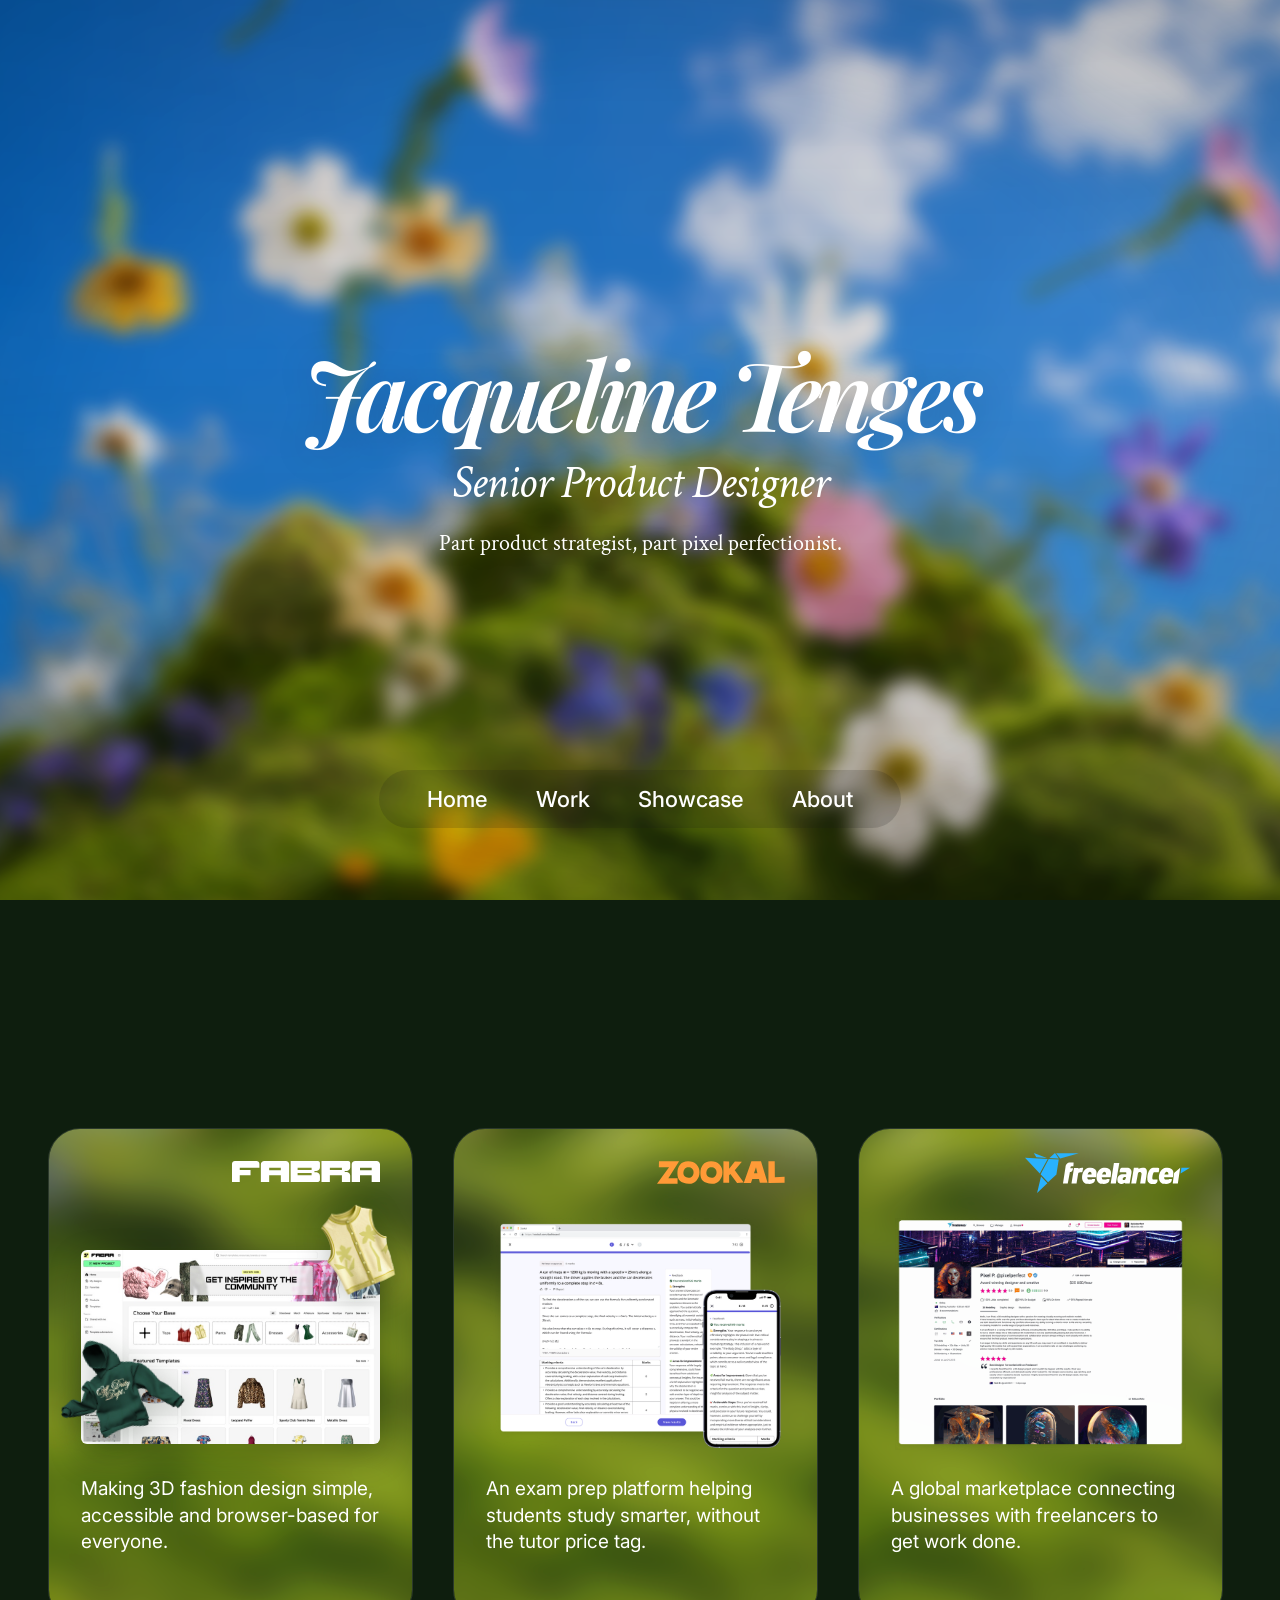
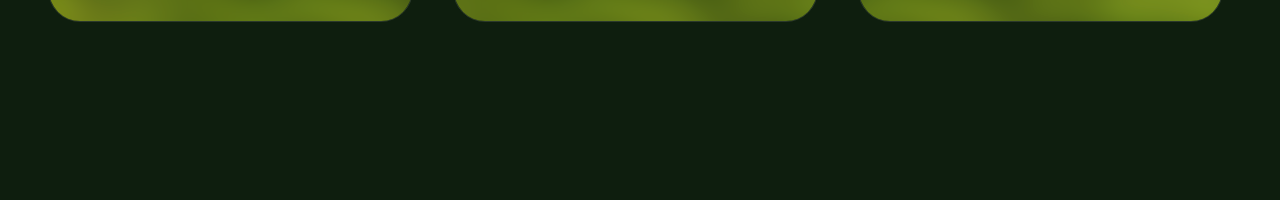
<file: index.html>
<!DOCTYPE html>
<html lang="en">
<head>
  <meta charset="UTF-8" />
  <meta name="viewport" content="width=device-width, initial-scale=1.0, shrink-to-fit=no" />
  <title>Jacqueline Tenges — Senior Product Designer</title>
  <meta name="description" content="Jacqueline Tenges is a senior product designer based in Sydney, designing end-to-end: product UX, brand, marketing and the words in between." />
  <meta property="og:title" content="Jacqueline Tenges — Senior Product Designer" />
  <meta property="og:description" content="Senior product designer based in Sydney. Product UX, brand, marketing and the words in between." />
  <meta property="og:image" content="assets/meadow.jpg" />
  <link rel="icon" href="data:image/svg+xml,<svg xmlns='http://www.w3.org/2000/svg' viewBox='0 0 100 100'><text y='.9em' font-size='90'>🌼</text></svg>" />
  <link rel="preconnect" href="https://fonts.googleapis.com" />
  <link rel="preconnect" href="https://fonts.gstatic.com" crossorigin />
  <link href="https://fonts.googleapis.com/css2?family=Playfair+Display:ital,wght@0,400;0,500;1,500;1,600&family=Crimson+Text:ital@0;1&family=Inter:wght@400;500;600;700;800&family=Roboto:wght@500&display=swap" rel="stylesheet" />
  <link rel="stylesheet" href="css/style.css?v=96" />
</head>
<body data-page="home">

  <div class="bg bg-hero" id="bgHero">
    <img src="assets/meadow.jpg" alt="" aria-hidden="true" />
  </div>
  <div class="bg bg-moss" id="bgMoss" aria-hidden="true">
    <img src="assets/moss.jpg" alt="" />
  </div>

  <section class="hero" id="top">
    <div class="hero-copy" id="heroCopy">
      <h1 class="rise" style="animation-delay:.15s">Jacqueline Tenges</h1>
      <p class="hero-sub rise" style="animation-delay:.4s">Senior Product Designer</p>
      <p class="hero-tag rise" style="animation-delay:.55s">Part product strategist, part pixel perfectionist.</p>
    </div>
  </section>

  <section class="work-main" id="work" aria-label="Selected work">
    <a class="project-card reveal" style="--d:.05s" href="case-fabra.html">
      <img class="card-logo card-logo--fabra" src="assets/fabra-logo.svg" alt="Fabra" />
      <div class="card-visual" aria-hidden="true">
        <img class="cv-shot" src="assets/fabra-app.jpg" alt="" />
        <img class="cv-vest" src="assets/vest.png" alt="" />
        <img class="cv-hoodie" src="assets/hoodie.png" alt="" />
      </div>
      <div>
        <p class="card-desc">Making 3D fashion design simple, accessible and browser-based for everyone.</p>
        <p class="card-cta">Read case study →</p>
      </div>
    </a>

    <a class="project-card reveal" style="--d:.2s" href="case-zookal.html">
      <img class="card-logo card-logo--zookal" src="assets/zookal-logo.svg" alt="Zookal" />
      <div class="card-visual card-visual--zookal" aria-hidden="true">
        <img class="cv-shot" src="assets/exam-prep-thumbnail.png" alt="" />
      </div>
      <div>
        <p class="card-desc">An exam prep platform helping students study smarter, without the tutor price tag.</p>
        <p class="card-cta">Read case study →</p>
      </div>
    </a>

    <a class="project-card reveal" style="--d:.35s" href="case-freelancer.html">
      <img class="card-logo card-logo--freelancer" src="assets/freelancer-logo.svg" alt="Freelancer.com" />
      <div class="card-visual card-visual--freelancer" aria-hidden="true">
        <img class="cv-shot" src="assets/fl-profile-card.png" alt="" />
      </div>
      <div>
        <p class="card-desc">A global marketplace connecting businesses with freelancers to get work done.</p>
        <p class="card-cta">Read case study →</p>
      </div>
    </a>
  </section>

  <nav class="pill-nav pill-nav--hero rise" style="animation-delay:.7s" id="mainNav" aria-label="Main navigation">
    <a href="#top" id="navHome">Home</a>
    <a href="#work" id="navWork">Work</a>
    <a href="showcase.html" id="navShowcase">Showcase</a>
    <a href="about.html" id="navAbout">About</a>
  </nav>

  <div class="page-veil page-veil--sky" aria-hidden="true"><img src="assets/sky.jpg" alt="" /></div>
  <div class="page-veil page-veil--night" aria-hidden="true"></div>

  <script src="js/main.js?v=96"></script>
</body>
</html>
</file>
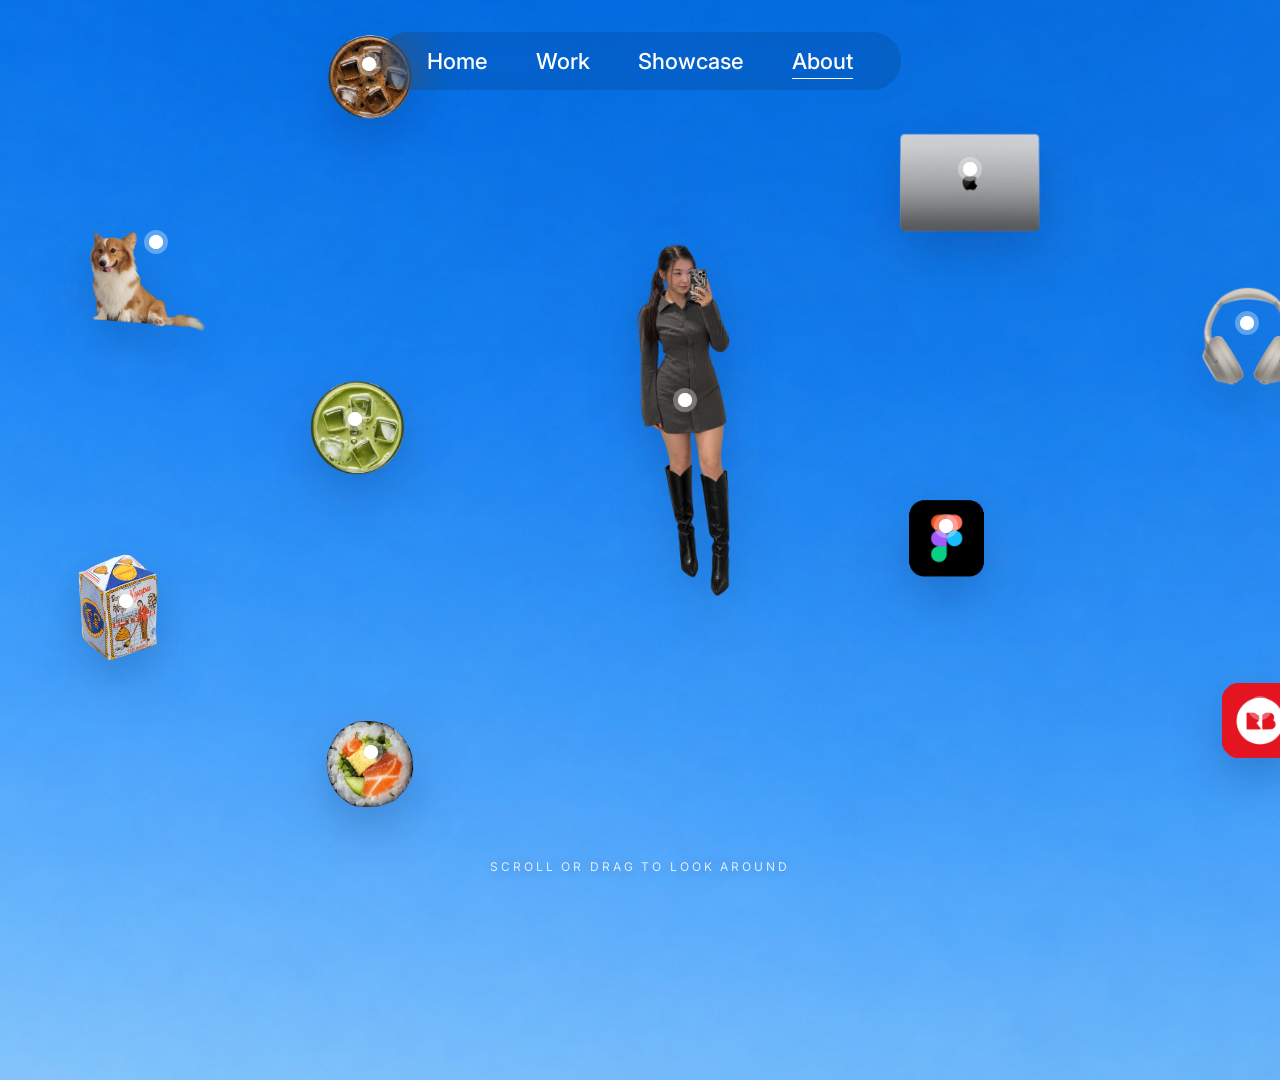
<file: about.html>
<!DOCTYPE html>
<html lang="en">
<head>
  <meta charset="UTF-8" />
  <meta name="viewport" content="width=device-width, initial-scale=1.0, shrink-to-fit=no" />
  <title>About — Jacqueline Tenges</title>
  <meta name="description" content="About Jacqueline Tenges — senior product designer based in Sydney, designing 0-1 products end-to-end." />
  <link rel="icon" href="data:image/svg+xml,<svg xmlns='http://www.w3.org/2000/svg' viewBox='0 0 100 100'><text y='.9em' font-size='90'>🌼</text></svg>" />
  <link rel="preconnect" href="https://fonts.googleapis.com" />
  <link rel="preconnect" href="https://fonts.gstatic.com" crossorigin />
  <link href="https://fonts.googleapis.com/css2?family=Playfair+Display:ital,wght@0,400;0,500;1,500;1,600&family=Crimson+Text:ital@0;1&family=Inter:wght@400;500;600;700;800&family=Roboto:wght@500&display=swap" rel="stylesheet" />
  <link rel="stylesheet" href="css/style.css?v=94" />
</head>
<body data-page="about" class="canvas-page">

  <nav class="pill-nav pill-nav--top" aria-label="Main navigation">
    <a href="index.html">Home</a>
    <a href="index.html#work">Work</a>
    <a href="showcase.html">Showcase</a>
    <a href="about.html" aria-current="page">About</a>
  </nav>

  <div class="world" id="world" aria-label="Interactive scene — scroll or drag to look around">
    <img class="world-sky" src="assets/sky.jpg" alt="" aria-hidden="true" />

    <!-- the things: initial view reproduces the Figma frame (personal life on
         the left, work on the right); margins beyond are pannable sky -->
    <img class="float-item" src="assets/coffee.png"     alt="" aria-hidden="true" style="width:6.9%; left:31.5%; top:15.5%;   --fd: 11s; --fdelay: -4s" />
    <img class="float-item" src="assets/matcha.png"     alt="" aria-hidden="true" style="width:5.5%; left:31.5%; top:44%;   --fd: 10s; --fdelay: -2s" />
    <img class="float-item" src="assets/sushi.png"      alt="" aria-hidden="true" style="width:6.9%; left:31.5%; top:70%;   --fd: 9s;  --fdelay: -5s" />
    <img class="float-item" src="assets/teh-cap.png"    alt="" aria-hidden="true" style="width:4.7%; left:18.5%; top:58%;   --fd: 12s; --fdelay: -9s" />
    <img class="float-item" src="assets/corgi.png"      alt="" aria-hidden="true" style="width:10.5%; left:16.5%; top:26%; --fd: 12s; --fdelay: -3s" />
    <img class="float-item" src="assets/macbook.png"    alt="" aria-hidden="true" style="width:8.8%; left:64%; top:23.5%; --fd: 12s; --fdelay: -6s" />
    <img class="float-item" src="assets/headphones.png" alt="" aria-hidden="true" style="width:6.9%; left:80.5%; top:36%; --fd: 13s; --fdelay: -8s" />
    <img class="float-item" src="assets/figma-icon.png" alt="" aria-hidden="true" style="width:4.2%; left:65%; top:54%;   --fd: 11s; --fdelay: -1s" />
    <img class="float-item" src="assets/redbubble-icon.png" alt="" aria-hidden="true" style="width:4.2%; left:82.5%; top:68.5%; --fd: 10s; --fdelay: -7s" />

    <img class="float-item float-item--person" src="assets/jacqueline.png" alt="Jacqueline taking a mirror-style selfie in a dark shirt dress and tall boots"
         style="width:13.5%; left:46%; top:33%; --fd: 14s; --fdelay: -3s" />

    <!-- points of interest -->
    <button class="poi" style="left:52.5%; top:46%" aria-expanded="false" aria-controls="bioCard" aria-label="About Jacqueline"><span class="poi-dot"></span></button>
    <button class="poi poi--sm" style="left:34.9%; top:19.4%" aria-expanded="false" aria-controls="bub3" aria-label="Coffee"><span class="poi-dot"></span></button>
    <button class="poi poi--sm" style="left:34.1%; top:47.5%" aria-expanded="false" aria-controls="bub1" aria-label="Matcha"><span class="poi-dot"></span></button>
    <button class="poi poi--sm" style="left:35%; top:74%"   aria-expanded="false" aria-controls="bub5" aria-label="Favourite cuisine"><span class="poi-dot"></span></button>
    <button class="poi poi--sm" style="left:21.3%; top:62%" aria-expanded="false" aria-controls="bub9" aria-label="Jasmine tea"><span class="poi-dot"></span></button>
    <button class="poi poi--sm" style="left:23%; top:33.5%"   aria-expanded="false" aria-controls="bub6" aria-label="Macchiato the corgi"><span class="poi-dot"></span></button>
    <button class="poi poi--sm" style="left:68.4%; top:27.7%" aria-expanded="false" aria-controls="bub2" aria-label="MacBook Pro"><span class="poi-dot"></span></button>
    <button class="poi poi--sm" style="left:83.9%; top:39.9%" aria-expanded="false" aria-controls="bub4" aria-label="Headphones"><span class="poi-dot"></span></button>
    <button class="poi poi--sm" style="left:67.1%; top:56%"   aria-expanded="false" aria-controls="bub10" aria-label="Figma"><span class="poi-dot"></span></button>
    <button class="poi poi--sm" style="left:84.6%; top:70.5%" aria-expanded="false" aria-controls="bub11" aria-label="Redbubble"><span class="poi-dot"></span></button>

    <!-- bubbles -->
    <div class="bubble bio-card" id="bioCard" role="dialog" aria-label="About Jacqueline" hidden>
      <button class="bubble-close" data-close aria-label="Close">×</button>
      <h2>Designing 0–1 products</h2>
      <p>I’m Jacqueline Tenges, a senior product designer based in Sydney. I design end-to-end across product UX, brand, marketing and all the details in between.</p>

      <p>I’m the founding UX designer at Fabra, building browser-based tools that make 3D fashion design feel simple. Outside of product, I make videos about design psychology and why people do what they do.</p>
      <div class="bio-links">
        <a href="mailto:jxcquie@gmail.com">jxcquie@gmail.com</a>
        <span class="dot">·</span>
        <a href="https://www.linkedin.com/in/jtenges/" target="_blank" rel="noopener">LinkedIn</a>
        <span class="dot">·</span>
        <a href="https://www.youtube.com/@designsexplained" target="_blank" rel="noopener">YouTube</a>
      </div>
    </div>

    <div class="bubble bio-card bio-card--mini" id="bub1" role="dialog" aria-label="Matcha" hidden style="left:37.7%; top:43%">
      <button class="bubble-close" data-close aria-label="Close">×</button>
      <h2>Matcha (the backup)</h2>
      <p>Matcha with a little honey. Current favourites are Marukyu Koyamaen Wako and Chigi no Shiro. Yes, I have favourite matcha tins.</p>
    </div>
    <div class="bubble bio-card bio-card--mini" id="bub2" role="dialog" aria-label="MacBook Pro" hidden style="left:72%; top:23.2%">
      <button class="bubble-close" data-close aria-label="Close">×</button>
      <h2>Device of choice</h2>
      <p>    MacBook. Basically my second brain, but with better shortcuts.</p>
    </div>
    <div class="bubble bio-card bio-card--mini" id="bub3" role="dialog" aria-label="Coffee" hidden style="left:38.5%; top:14.9%">
      <button class="bubble-close" data-close aria-label="Close">×</button>
      <h2>Coffee (the go-to)</h2>
      <p>Usually a double espresso or iced long black. Nothing beats Sydney coffee and I will stand by that.</p>
    </div>
    <div class="bubble bio-card bio-card--mini" id="bub4" role="dialog" aria-label="Headphones" hidden style="left:67.5%; top:35.4%">
      <button class="bubble-close" data-close aria-label="Close">×</button>
      <h2>Deep work essential</h2>
      <p>    Noise-cancelling Sony headphones. My most socially acceptable do-not-disturb sign.</p>
    </div>
    <div class="bubble bio-card bio-card--mini" id="bub5" role="dialog" aria-label="Favourite cuisine" hidden style="left:38.6%; top:69.5%">
      <button class="bubble-close" data-close aria-label="Close">×</button>
      <h2>Favourite cuisine</h2>
      <p>If I had to eat one cuisine for the rest of my life, Japanese wins easily. I could live on sushi and sashimi. Just keep the avo away.</p>
    </div>
    <div class="bubble bio-card bio-card--mini" id="bub6" role="dialog" aria-label="Macchiato the corgi" hidden style="left:26.5%; top:29%">
      <button class="bubble-close" data-close aria-label="Close">×</button>
      <h2>Chief morale officer</h2>
      <p>Macchiato. 60% snack thief, 40% cuddle buddy. Can’t live without him.</p>
    </div>
    <div class="bubble bio-card bio-card--mini" id="bub10" role="dialog" aria-label="Figma" hidden style="left:70.7%; top:51.5%">
      <button class="bubble-close" data-close aria-label="Close">×</button>
      <h2>Second home</h2>
      <p>Where my design work happens, from early explorations to final specs. It’s usually open somewhere on my screen.</p>
    </div>
    <div class="bubble bio-card bio-card--mini" id="bub11" role="dialog" aria-label="Redbubble" hidden style="left:68%; top:66%">
      <button class="bubble-close" data-close aria-label="Close">×</button>
      <h2>The side quest</h2>
      <p>Turning random illustrations and memes into Redbubble stickers and prints. Somehow, strangers on the internet liked them enough to buy them.</p>
    </div>
    <div class="bubble bio-card bio-card--mini" id="bub9" role="dialog" aria-label="Jasmine tea" hidden style="left:24.9%; top:57.7%">
      <button class="bubble-close" data-close aria-label="Close">×</button>
      <h2>Jasmine tea</h2>
      <p>My latest tea obsession. Came for the packaging, stayed for the jasmine.</p>
    </div>
  </div>

  <p class="pan-hint" id="panHint">Scroll or drag to look around</p>

  <script src="js/main.js?v=94"></script>
</body>
</html>
</file>
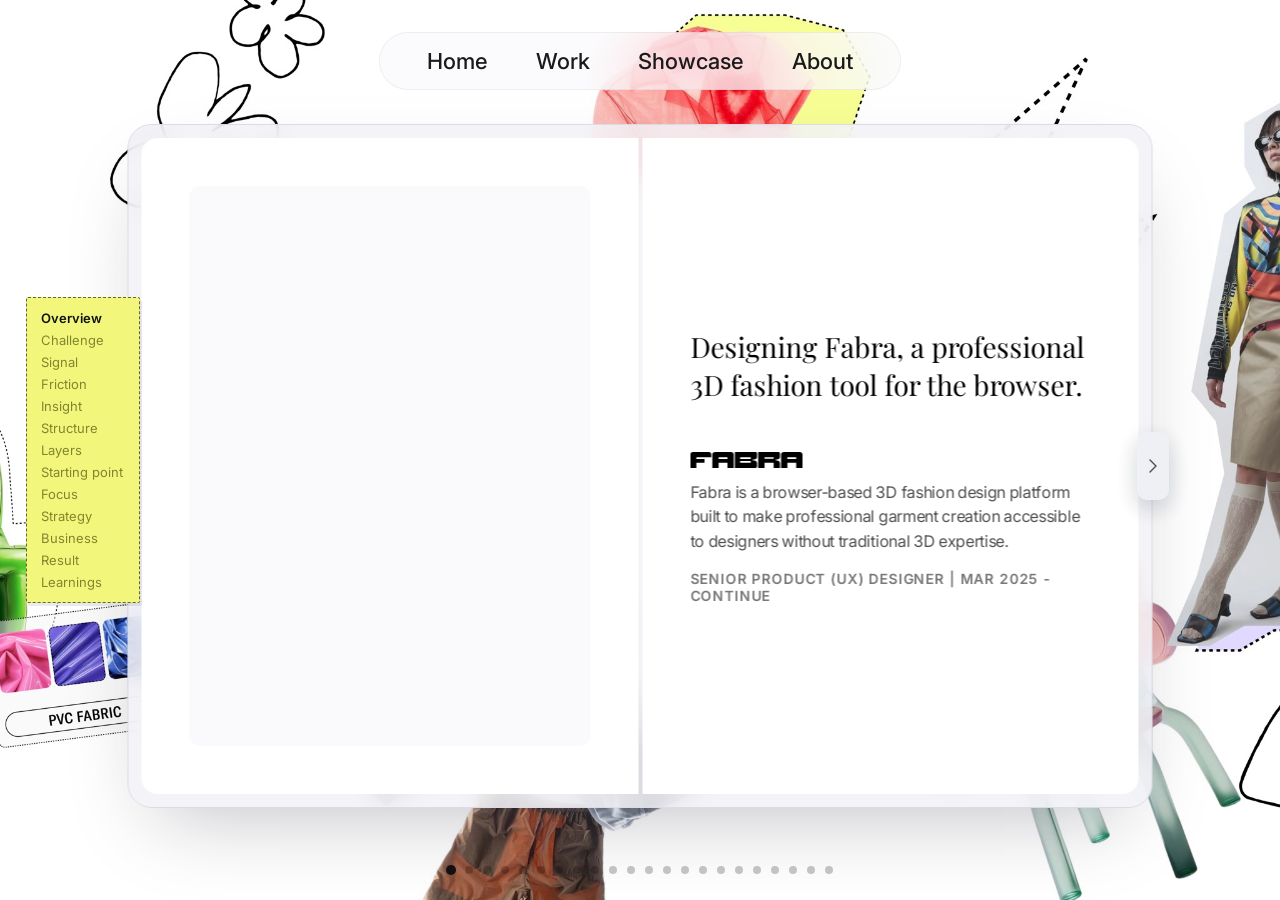
<file: case-fabra.html>
<!DOCTYPE html>
<html lang="en">
<head>
  <meta charset="UTF-8" />
  <meta name="viewport" content="width=device-width, initial-scale=1.0, shrink-to-fit=no" />
  <title>Fabra — Case Study — Jacqueline Tenges</title>
  <meta name="description" content="Case study: designing the 0→1 product ecosystem that took Fabra from private beta to 17,600 designers — as the only designer on the team." />
  <meta name="theme-color" content="#ffffff" />
  <link rel="icon" href="data:image/svg+xml,<svg xmlns='http://www.w3.org/2000/svg' viewBox='0 0 100 100'><text y='.9em' font-size='90'>🌼</text></svg>" />
  <link rel="preconnect" href="https://fonts.googleapis.com" />
  <link rel="preconnect" href="https://fonts.gstatic.com" crossorigin />
  <link href="https://fonts.googleapis.com/css2?family=Playfair+Display:ital,wght@0,400;0,500;1,500;1,600&family=Crimson+Text:ital@0;1&family=Inter:wght@400;500;600;700;800&family=Roboto:wght@500&display=swap" rel="stylesheet" />
  <link rel="stylesheet" href="css/style.css?v=96" />
</head>
<body class="pager case-light" data-page="case">

  <div class="bg">
    <img src="assets/collage.jpg" alt="" aria-hidden="true" />
  </div>

  <nav class="pill-nav pill-nav--top" aria-label="Main navigation">
    <a href="index.html">Home</a>
    <a href="index.html#work">Work</a>
    <a href="showcase.html">Showcase</a>
    <a href="about.html">About</a>
  </nav>

  <a class="book-close" href="index.html#work" aria-label="Close case study">×</a>

  <nav class="case-nav" aria-label="Case study sections">
    <a href="#overview">Overview</a>
    <a href="#challenge">Challenge</a>
    <a href="#signal">Signal</a>
    <a href="#friction">Friction</a>
    <a href="#insight">Insight</a>
    <a href="#structure">Structure</a>
    <a href="#layers">Layers</a>
    <a href="#start">Starting point</a>
    <a href="#focus">Focus</a>
    <a href="#strategy">Strategy</a>
    <a href="#business">Business</a>
    <a href="#result">Result</a>
    <a href="#learned">Learnings</a>
  </nav>

  <main>
    <div class="book book--stage">
      <div class="page-leaf" id="pageLeaf" aria-hidden="true"></div>

    <section class="case-slide" id="overview">
      <div class="book-inner">
          <div class="book-page">
            <video class="hero-video" src="assets/fabra-hero.mp4?v=2" autoplay muted loop playsinline preload="metadata" aria-hidden="true"></video>
          </div>
          <div class="book-page book-page--center">
            <h2>Designing Fabra, a professional 3D fashion tool for the browser.</h2>
            <div>
              <img class="fabra-mark" src="assets/fabra-wordmark.svg" alt="FABRA" />
              <p class="body" style="margin-top:12px">Fabra is a browser-based 3D fashion design platform built to make professional garment creation accessible to designers without traditional 3D expertise.</p>
              <p class="meta" style="margin-top:16px">Senior Product (UX) Designer | Mar 2025 - Continue</p>
            </div>
          </div>
      </div>
    </section>

    <section class="case-slide case-slide--static" id="details">
      <div class="book-inner">
          <div class="book-page book-page--center">
            <div class="meta-rows meta-rows--roomy">
              <p><span class="k">Role</span><span class="v">Senior Product Designer</span></p>
              <p><span class="k">Ownership</span><span class="v">Sole product designer across 0→1 product, research, marketing site and launch. Evolved and scaled the existing design system as the product’s surface area grew.</span></p>
              <p><span class="k">Team</span><span class="v">3 Engineers · 1 Product Manager · 1 Product-Led Growth</span></p>
              <p><span class="k">Timeline</span><span class="v">Apr 2025 — Private Beta<br>Nov 2025 — Public Beta<br>Aug 2026 — Public Launch &amp; Monetisation</span></p>
            </div>
          </div>
          <div class="book-page book-page--center">
            <video class="case-video" src="assets/fabra-repeats.mp4" autoplay muted loop playsinline preload="metadata" aria-hidden="true"></video>
          </div>
      </div>
    </section>

    <section class="case-slide" id="challenge">
      <div class="book-inner">
          <div class="book-page">
            <p class="eyebrow">01 — The challenge</p>
            <h2>Fashion ideas move fast. Getting them into production is slower and messier than it should be.</h2>
            <div class="body">
              <p>For most designers, the idea is the easy part. What comes after is harder: turning that idea into something a factory can actually make. In practice that means bouncing between sketches, Illustrator files, spreadsheets, 3D tools, tech packs and physical samples, and hoping nothing gets lost along the way.</p>
            </div>
          </div>
          <div class="book-page">
            <div class="body">
              <figure class="zoomable"><img class="case-figure" src="assets/fashion-evolution.jpg" width="1600" height="716" alt="Product design evolution: the hand-drawn era (1700s–1980), the desktop CAD era (1990–2025), and the cloud 3D design era — web-based, collaborative and easy to use" /></figure>
              <p>The 3D tools that already exist are genuinely powerful, but they’re built for people who’ve trained on them for years. Everyone else hits a wall almost immediately.</p>
              <p>Fabra’s bet was that professional 3D fashion design could work in a browser without turning into a toy. That meant solving two things at once: make it simple enough that someone could open it and start, and keep it capable enough to survive a real production workflow.</p>
              </div>
          </div>
      </div>
    </section>

    <section class="case-slide" id="signal">
      <div class="book-inner">
          <div class="book-page">
            <p class="eyebrow">02 — The early signal</p>
            <h2>People picked up Fabra fast. The real question was what happened once they got past the first five minutes.</h2>
            <div class="body">
              <p>During private beta I ran 30 usability sessions with fashion designers, founders, print designers and other creative professionals, trying to understand where Fabra actually fit into how they already worked. The average rating came out to 8.2/10, higher than I expected given the bugs and rough edges you’d expect from an early beta.</p>
              <figure class="zoomable"><img class="case-figure" src="assets/fabra-sessions.jpg" width="1600" height="836" alt="Nine usability sessions over Zoom: brand owners, fashion designers, graphic designers and founders designing garments live in Fabra" /></figure>
             
            </div>
          </div>
          <div class="book-page">
            <div class="body">
              <p></p>
              <p>That told me the core interaction model was working. People could open Fabra and start designing without first learning traditional 3D software. But the longer they spent in it, the more specific their requests got:</p>
              <ul class="flow-list">
                <li>Measurements and tech packs</li>
                <li>More garment customisation</li>
                <li>Bulk editing</li>
                <li>Better layer management</li>
                <li>Keyboard shortcuts</li>
                <li>More accurate colour and material rendering</li>
                <li>Production-ready exports</li>
              </ul>
              <figure class="zoomable"><img class="case-figure" src="assets/tech-pack-early.jpg" width="1214" height="872" alt="Early tech pack design" /></figure>
             
              <p>So the question changed. Getting in the door wasn't the hard part anymore. Turning what someone made into something they could actually use, ship, or hand to a manufacturer was.</p> </div>
          </div>
      </div>
    </section>

    <section class="case-slide" id="friction">
      <div class="book-inner">
          <div class="book-page">
            <p class="eyebrow">03 — Where simplicity broke down</p>
            <h2>Approachable didn't always mean production-ready.</h2>
            <div class="body">
              <p>That mattered more than I expected.</p>
              <p>That gap showed up immediately. In every single interview, without exception, the same three things came up: the ability to customise a garment, add a tech pack and export something production-ready. It didn't matter whether I was talking to a print designer, a brand founder or a hobbyist, the ask was identical. </p>
                <p></p>
                <p>Fabra could get someone designing in minutes. Getting that design out the door and into production was still a different problem entirely.</p>
              <figure class="zoomable"><img class="case-figure" src="assets/gab-fabra.jpg" width="1299" height="742" alt="User call interview with Gabrielle, a graphic designer" /></figure>
            
              <p>The single most requested feature, ahead of everything else, was product customisation: adjusting length, measurements and body shape on an existing garment rather than starting from a fixed template.</p>
              <p>We weren't monetising yet, so I used these calls to test willingness to pay instead. Most users told me they'd pay a premium if Fabra could meet these production needs specifically, tech packs and customisation, not just polish on the editor. People didn't just find Fabra easy. They saw it as something that could genuinely replace part of their production pipeline, provided we actually built the parts that made that true.</div>
          </div>
          <div class="book-page">
            <div class="body">
              <figure class="zoomable"><img class="case-figure" src="assets/jasmine-fabra.jpg" width="1298" height="739" alt="Jasmine Smith - Founder of Raven & Rose" /></figure>
             
              <p>One recurring debate with engineering was how our panels should scale as Fabra got more complex. Early on, everything, search, apply, configure, lived in one left panel, the same one-click logic as Canva. It made sense when there wasn't much to configure yet.</p> <figure class="zoomable"><img class="case-figure" src="assets/left-panel.jpg" width="1600" height="1039" alt="Nine usability sessions over Zoom: brand owners, fashion designers, graphic designers and founders designing garments live in Fabra" /></figure>
            
          
              <p>But I wasn’t convinced the model would hold up as Fabra gained more advanced controls. My hypothesis was that discovery and configuration were fundamentally different tasks and should have distinct spaces. Figma provided a useful reference: the left side supports browsing and adding, while the right becomes contextual to whatever is selected.</p>
              <figure class="zoomable"><img class="case-figure" src="assets/panel-figma-updated.png" width="1600" height="1142" alt="Figma panel reference" /></figure>
             
              <p>I proposed the same underlying model for Fabra. The left for search, upload and discovery, and the right for granular configuration.</p>
               <figure class="zoomable"><img class="case-figure" src="assets/overview.png" width="1298" height="739" alt="Fabra V2 Editor" /></figure>
             
              <p>There was uncertainty around whether the added complexity was worth it, so I tested the idea with 25 users.</p>
              <figure class="zoomable"><img class="case-figure" src="assets/DSCF9270.JPG" width="1600" height="1142" alt="Running in-person workshop" /></figure>
             
              <p>Most participants quickly understood the left-for-discovery, right-for-configuration model, including people with little experience using tools like Figma or Canva.</p>
              <p>That gave us confidence that we weren’t simply relying on familiarity with another product. The separation itself created a clearer mental model, while giving Fabra an interface that could scale as more professional controls were introduced.</p>
              
            </div>
          </div>
      </div>
    </section>

    <section class="case-slide" id="insight">
      <div class="book-inner">
          <div class="book-page">
            <p class="eyebrow">04 — The key insight</p>
            <h2>Beginners and professionals seemed to want very different things from Fabra.</h2>
            <div class="body">
              <p>I didn’t think they needed different products. They needed different depths of the same one.</p>
              <figure class="zoomable"><img class="case-figure" src="assets/DSCF9259.JPG" width="1600" height="1142" alt="Running in-person workshop" /></figure>
             
              <p>New founders and non-technical creatives wanted an easy place to start, with templates, presets and familiar interactions.</p>
              <p>Professional designers wanted that same simplicity, but expected more precision as they went deeper, with patterns, measurements, specifications and production controls.</p>
            </div>
          </div>
          <div class="book-page">
            <div class="body">
              <p>The challenge was designing for both without overwhelming one or limiting the other.</p>
              <p>The fix wasn’t a beginner mode or a pro mode. It was a product that could grow with whoever was using it:</p>
            </div>
            <p class="principle">Simple by default. Powerful on demand.</p>
            <video class="case-video" style="aspect-ratio: 1440 / 750" src="assets/fabra-artwork.mp4" autoplay muted loop playsinline preload="metadata" aria-hidden="true"></video>
          </div>
      </div>
    </section>

    <section class="case-slide" id="structure">
      <div class="book-inner">
          <div class="book-page">
            <p class="eyebrow">05 — Rethinking the product structure</p>
            <h2>The bigger problem wasn’t any one feature. It was fragmentation.</h2>
            <div class="body">
              <p>A designer might visualise a garment in one tool, adjust the pattern in another, track measurements in a spreadsheet, then build production docs separately. Every change creates more work downstream, with details needing to be checked and updated by hand.</p>
              <p>So we made a structural decision: the garment itself would become the single source of truth.</p>
              <p>Rather than treating the Design Editor, Pattern Studio and Tech Pack as separate products, we designed them as connected ways of working with the same garment.</p>
            </div>
          </div>
          <div class="book-page">
            <div class="body">
              <p>Now, when a designer makes a change, they don’t have to go back and update everything else. Adjust the pattern and the garment updates with it. Swap a material and it’s already reflected in the tech pack.</p>
              <video class="case-video" style="aspect-ratio: 1440 / 810" src="assets/fabra-techpack.mp4" autoplay muted loop playsinline preload="metadata" aria-hidden="true"></video>
            </div>
            <p class="principle">Design → Construct → Specify → Produce<br/><span style="font-size:15px; font-style:normal; color:#777">3D Editor → Pattern Studio → Tech Pack → Export</span></p>
            <div class="body">
              <p>One garment, one source of truth, the whole way through.</p>

             <p>That gave us a much clearer foundation to build from. As Fabra grew, every new capability had to answer the same question: where does this fit in the journey from idea to production?</p>
            </div>
            <figure class="zoomable"><img class="case-figure" src="assets/modules.png" width="1590" height="652" alt="Fabra's three core modules: Design (3D editor, template library, tech packs), Production (one-click production, reverse auctions, production dashboard) and Commerce (marketplace integrations, 3D storefronts, commerce dashboard)" /></figure>
             </div>
      </div>
    </section>

    <section class="case-slide" id="layers">
      <div class="book-inner">
          <div class="book-page">
            <p class="eyebrow">06 — Designing complexity in layers</p>
            <h2>As Fabra became more capable, the interface became more complex.</h2>
            <div class="body">
              <p>The real question was when those controls earned a user’s attention.</p>
              
              <p>The canvas stayed at the centre of the experience. Tools and properties became contextual instead of permanent, showing up based on what someone was doing or had selected rather than sitting on screen all the time.</p>
          <figure class="zoomable"><img class="case-figure" src="assets/editor-panels.png" width="1590" height="652" alt="Fabra's Editor Panel" /></figure>
           
              <p>As the product grew, that same thinking had to extend beyond the editor into the design system itself.</p>
              <p>We brought in an external designer for a month to establish the design system based on Fabra’s brand, while I focused on UX strategy. From there, I took ownership of evolving and extending the system as Fabra grew from one editor into eight interconnected tools.</p>
            </div>
          </div>
          <div class="book-page">
            <div class="body">
              <p>As new problems emerged, I introduced new components and interaction patterns while keeping the experience consistent. Each tool could do something different without feeling like a different product.</p>
               <figure class="zoomable"><img class="case-figure" src="assets/design-system-templates.png" width="1590" height="652" alt="Fabra's V2 Design System" /></figure>
         
              <p>That came with trade-offs. Some controls became less visible. Some workflows picked up an extra step. Not everything could live permanently on the canvas. The goal was to keep complexity from becoming clutter, so new features didn’t all compete for attention at once.</p>
              <p>The goal wasn’t to hide complexity. It was to surface it when it became useful.</p>
            </div>
            </div>
      </div>
    </section>

    <section class="case-slide" id="start">
      <div class="book-inner">
          <div class="book-page">
            <p class="eyebrow">07 — Giving people a better starting point</p>
            <h2>A blank canvas gives you complete freedom. It also assumes you know where to start.</h2>
            <div class="body">
              <p>One of the bigger lessons from beta was that accessibility isn’t only about simplifying the UI. It’s also about giving people somewhere useful to start.</p>
              <p>A blank canvas is great if you’re an experienced designer. For someone new, it assumes you already know what Fabra can do, how a garment gets built and where to begin.</p>
             <figure class="zoomable"><img class="case-figure" src="assets/create-new-design.png" width="1590" height="652" alt="Fabra's Create new design modal" /></figure>
          
              <p>So instead of taking that flexibility away, we built more ways into the product: base products, templates, presets and reusable assets. Blank Canvas was still there for anyone who wanted full control from the first click.</p>
            </div>
          </div>
          <div class="book-page">
            <div class="body">
              <p>Someone could start with an existing garment, see how it was put together, customise it, then gradually work their way into the more professional tools. Multiple ways in, with one product underneath.</p>
              <figure class="zoomable"><img class="case-figure" src="assets/pattern-studio-avatar.png" width="1590" height="652" alt="Fabra's Pattern Studio - Selecting an avatar" /></figure>
          
             <p></p> <p>That created a learning loop that worked in our favour:</p>
            </div>
            <p class="pullquote">Start with something familiar → Customise it → Understand how it works → Create independently</p>
            <div class="body">
              <p>Fabra became part tool, part learning environment, without turning onboarding into a course.</p>
            </div>
             </div>
      </div>
    </section>

    <section class="case-slide" id="focus">
      <div class="book-inner">
          <div class="book-page">
            <p class="eyebrow">08 — Deciding what not to build</p>
            <h2>The roadmap was always going to be bigger than three engineers and one designer could actually ship.</h2>
            <div class="body">
              <p>Research kept surfacing good ideas: custom avatars, advanced measurements, grading, text tools, collaboration, richer exports, better layers and deeper garment customisation. Most deserved to exist eventually. We just couldn’t build them all at once.</p>
              <p>So figuring out what not to build became just as important as figuring out what to build.</p>
            </div>
          </div>
          <div class="book-page">
            <div class="body">
              <p>Every request came back to the same four things: how often we heard it in research, where it sat in the Design → Construct → Specify → Produce loop, what it could unlock for Fabra, and how much work it would take to build well.</p>
              <p>The tricky part was that most of the ideas were good ideas. They would make Fabra better. They just couldn’t all come next.</p>
             <p>So the question became:</p>
            </div>
            <p class="pullquote">““What unlocks the next most important part of the workflow?””</p>
            <div class="body">
              <p>That gave us a way to keep making progress without needing to solve everything at once.</p>
            </div>
                 </div>
      </div>
    </section>

    <section class="case-slide" id="strategy">
      <div class="book-inner">
          <div class="book-page">
            <p class="eyebrow">09 — Making UX part of the product strategy</p>
            <h2>UX should shape the roadmap, not just respond to it.</h2>
            <div class="body">
              <p>I started bringing UX OKRs, usability findings and recurring friction into planning conversations, rather than letting them live inside design reviews.</p>
              <p>When things like click-versus-drag inconsistencies and missing keyboard shortcuts kept coming up in research, they were competing for the same time as new features. I needed to show why fixing them mattered, using what we were hearing and seeing from users rather than relying on design opinion alone.</p>
            </div>
          </div>
          <div class="book-page">
            <div class="body">
               <figure class="zoomable"><img class="case-figure" src="assets/ux-roadmap.png" width="1590" height="652" alt="Fabra's UX roadmap" /></figure>
          
              <p>Over time, UX became a bigger part of how we decided what to work on, not just something we improved once a feature reached design.</p>
              <p>With three engineers and a long list of things we wanted to build, we couldn’t fix everything at once. The harder question was deciding what mattered now, what could wait, and where better UX could make the biggest difference for users and for Fabra.</p>
            </div>
             </div>
      </div>
    </section>

    <section class="case-slide" id="business">
      <div class="book-inner">
          <div class="book-page">
            <p class="eyebrow">10 — From product to business</p>
            <h2>Designing for monetisation</h2>
            <div class="body">
              <p>The next challenge was growth: finding a path to monetisation while working towards 10k monthly editor users.</p>
               <p>Monthly editor users = Users who enter the playground editor or the logged in editor/dashboard</p>
              <figure class="zoomable"><img class="case-figure" src="assets/meu-jul.png" width="1590" height="652" alt="Fabra's July metrics" /></figure>
           
              <p>With the launch of V2 in August 2026, Fabra was moving into monetisation. The tricky part was keeping the sense of experimentation that made the product approachable in the first place. Free users still needed enough room to make something, explore what Fabra could do for them and have a reason to come back. </p>
              <p>At the same time, Starter and Pro needed to offer something genuinely useful, so upgrading felt like a natural next step rather than a barrier to getting started.</p>
            </div>
          </div>
          <div class="book-page">
            <div class="body">
               <figure class="zoomable"><img class="case-figure" src="assets/upgrade-modal.png" width="1590" height="652" alt="Fabra's upgrade modal" /></figure>
          
              <p>We wanted free users to have enough space to discover what made Fabra useful. They could make something, explore what the product could do for them and have a reason to come back. By the time they reached the limits of the free plan, upgrading should feel like a natural next step.</p></div>
            <p class="pullquote">Show value first. Introduce commitment when the value is already clear.</p>
            <div class="body">
              <p>And it wasn’t just about where we put the paywall. A curious visitor, someone making their first design, a returning designer and eventually a paying customer weren’t separate experiences. Each step needed to naturally lead into the next, so monetisation felt like part of the product rather than something layered on top.</p></div>
            </div>
      </div>
    </section>

    <section class="case-slide" id="result">
      <div class="book-inner">
          <div class="book-page">
            <p class="eyebrow">11 — The result</p>
            <h2>What started as one editor became eight tools</h2>
            <div class="body">
              <p>Fabra grew from a private beta into a full platform spanning 3D Design, Pattern Making, Tech Packs, Range Planning, Assets, Repeat Print Maker, AI and Billing.</p>
                <figure class="zoomable"><img class="case-figure" src="assets/full-design.png" width="1590" height="652" alt="Full design platform" /></figure>
          
              <p>As the product grew, so did the scope of what I was designing. In V1, I was deep in the core experience: the 3D canvas, pattern tools, interaction models and the design system holding it together. By V2 and monetisation, that had expanded across the entire customer journey, from marketing and acquisition through to onboarding, activation, pricing and billing. </p>
              <figure class="zoomable"><img class="case-figure" src="assets/mktg-funnel-2.png" width="1590" height="652" alt="Marketing funnel" /></figure>
          
              <p>    I was now designing beyond the editor, across how people discovered Fabra, started using it and eventually upgraded.</p></div>
            <p></p><p></p><p></p><p></p>
            <p class="mini-eyebrow">As of September 2026, Fabra sees roughly</p>
            <div class="stat-rows">
              <p class="stat-row"><span class="stat-num">232,000</span><span class="stat-label">monthly visitors</span></p>
              <p class="stat-row"><span class="stat-num">17,600</span><span class="stat-label">sign-ups</span></p>
              <p class="stat-row"><span class="stat-num">48,400</span><span class="stat-label">designs created</span></p>
            </div>

            <figure class="zoomable"><img class="case-figure" src="assets/power-user-behaviour.png" width="1590" height="652" alt="Power users - behaviour" /></figure>
          
          </div>
          <div class="book-page">
            <div class="body">
              <p>As more people came into the product, I focused on some of the moments that shaped whether they actually got started: how they entered Fabra, what they saw when they arrived and how they got to their first design.</p>
            <p>Over time, we started to notice a shift in what designers were asking for. Early beta feedback was mostly about understanding how the product worked. As Fabra matured, the questions became more ambitious: custom avatar measurements, advanced layer controls, text on garments and deeper production functionality.</p>
              
              <p>The conversation had shifted from “How do I use this?” to “Can I do this too?”</p>
              <p>It was a good signal that people were starting to see more possibilities in the product.</p>
              <p>For me, that shift said a lot about how far the product had come. People were no longer just learning how to use Fabra. They were starting to imagine what else they could do with it.</p>
             <figure class="zoomable"><img class="case-figure" src="assets/user-feedback.png" width="1590" height="652" alt="User feedback" /></figure>
          <figure class="zoomable"><img class="case-figure" src="assets/fabra-offline-feedback.png" width="1590" height="652" alt="Fabra offline feedback" /></figure>
        
              <figure class="zoomable"><img class="case-figure" src="assets/nps.png" width="1590" height="652" alt="NPS result" /></figure>
           <p>There’s still plenty we want to build, but that’s a pretty good place for the next chapter to start.</p>
               <figure class="zoomable"><img class="case-figure" src="assets/fabra-monetisation-feedback.png" width="1590" height="652" alt="Fabra monetisation feedback" /></figure>
              
          
            </div>
            </div>
      </div>
    </section>

    <section class="case-slide" id="learned">
      <div class="book-inner">
          <div class="book-page">
            <p class="eyebrow">12 — What I learned</p>
            <h2>Simplifying a professional tool isn’t about stripping out complexity. It’s about deciding when someone is ready to see it.</h2>
            <div class="body">
              <p>That idea came up again and again while designing Fabra.</p>
              <p>Show someone too much too early and the product becomes intimidating. Hide too much and it becomes limiting as they get more confident. The challenge was finding the right balance.</p>
            </div>
            <p class="pullquote">Keep the first action obvious. Keep the next action contextual. Keep the full power within reach.</p>
          </div>
          <div class="book-page">
            <div class="body">
              <p>For Fabra, that meant someone could create their first garment without knowing anything about 3D, then discover more of the product as their skills and needs grew.</p>
             <figure class="zoomable"><img class="case-figure" src="assets/feedback-users.png" width="1590" height="652" alt="Fabra user feedback" /></figure>
        
              <p>If you’re building a product with a complicated problem underneath a simple experience, I’d love to hear about it. Let’s chat on <a href="https://www.linkedin.com/in/jtenges/" target="_blank" rel="noopener" style="text-decoration:underline">LinkedIn</a> or email me at <a href="mailto:jxcquie@gmail.com" style="text-decoration:underline">jxcquie@gmail.com</a>.</p>
           
          </div>
      </div>
    </section>
    </div>
  </main>

  <button class="pager-arrow pager-arrow--prev" id="pagerPrev" aria-label="Previous section">
    <svg viewBox="0 0 24 24" fill="none" stroke="currentColor" stroke-width="2.2" stroke-linecap="round" stroke-linejoin="round"><polyline points="15 18 9 12 15 6"/></svg>
  </button>
  <button class="pager-arrow pager-arrow--next" id="pagerNext" aria-label="Next section">
    <svg viewBox="0 0 24 24" fill="none" stroke="currentColor" stroke-width="2.2" stroke-linecap="round" stroke-linejoin="round"><polyline points="9 18 15 12 9 6"/></svg>
  </button>
  <div class="pager-dots" id="pagerDots" aria-label="Section indicator"></div>

  <div class="reader-hint" id="readerHint" aria-hidden="true">
    <svg viewBox="0 0 24 24" fill="none" stroke="currentColor" stroke-width="2" stroke-linecap="round" stroke-linejoin="round"><polyline points="6 9 12 15 18 9"/></svg>
  </div>

  <div class="reader-bar" id="readerBar">
    <button class="reader-contents" id="readerContents" aria-expanded="false" aria-controls="tocSheet">
      <span id="readerProgress">Contents · 0%</span>
      <svg viewBox="0 0 24 24" fill="none" stroke="currentColor" stroke-width="2" stroke-linecap="round"><line x1="4" y1="6" x2="20" y2="6"/><line x1="4" y1="12" x2="20" y2="12"/><line x1="4" y1="18" x2="14" y2="18"/></svg>
    </button>
  </div>
  <nav class="toc-sheet" id="tocSheet" aria-label="Contents" hidden>
    <a href="#overview">Overview</a>
    <a href="#challenge">01 — The challenge</a>
    <a href="#signal">02 — The early signal</a>
    <a href="#friction">03 — Where simplicity broke down</a>
    <a href="#insight">04 — The key insight</a>
    <a href="#structure">05 — Product structure</a>
    <a href="#layers">06 — Complexity in layers</a>
    <a href="#start">07 — A better starting point</a>
    <a href="#focus">08 — Deciding what not to build</a>
    <a href="#strategy">09 — UX as product strategy</a>
    <a href="#business">10 — From product to business</a>
    <a href="#result">11 — The result</a>
    <a href="#learned">12 — What I learned</a>
  </nav>

  <script src="js/main.js?v=96"></script>
</body>
</html>
</file>
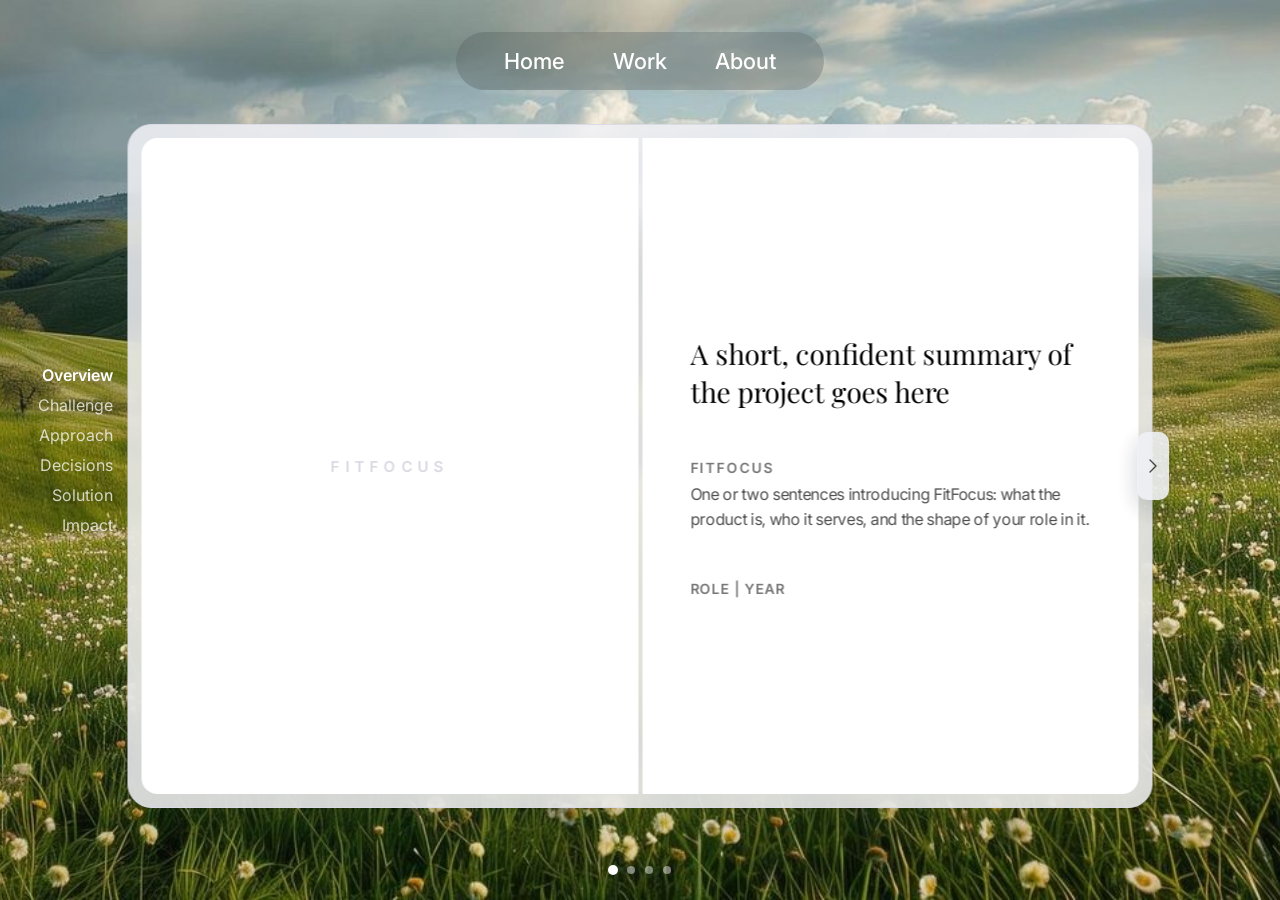
<file: case-fitfocus.html>
<!DOCTYPE html>
<html lang="en">
<head>
  <meta charset="UTF-8" />
  <meta name="viewport" content="width=device-width, initial-scale=1.0" />
  <title>FitFocus — Case Study — Jacqueline Tenges</title>
  <meta name="description" content="Case study: FitFocus — coming soon." />
  <meta name="theme-color" media="(max-width: 900px)" content="#ffffff" />
  <link rel="icon" href="data:image/svg+xml,<svg xmlns='http://www.w3.org/2000/svg' viewBox='0 0 100 100'><text y='.9em' font-size='90'>🌼</text></svg>" />
  <link rel="preconnect" href="https://fonts.googleapis.com" />
  <link rel="preconnect" href="https://fonts.gstatic.com" crossorigin />
  <link href="https://fonts.googleapis.com/css2?family=Playfair+Display:ital,wght@0,400;0,500;1,500;1,600&family=Crimson+Text:ital@0;1&family=Inter:wght@400;500;600;700;800&family=Roboto:wght@500&display=swap" rel="stylesheet" />
  <link rel="stylesheet" href="css/style.css?v=42" />
</head>
<body class="pager" data-page="case">

  <div class="bg">
    <img src="assets/hills.jpg" alt="" aria-hidden="true" />
  </div>

  <nav class="pill-nav pill-nav--top" aria-label="Main navigation">
    <a href="index.html">Home</a>
    <a href="index.html#work">Work</a>
    <a href="about.html">About</a>
  </nav>

  <a class="book-close" href="index.html#work" aria-label="Close case study">×</a>

  <nav class="case-nav" aria-label="Case study sections">
    <a href="#overview">Overview</a>
    <a href="#challenge">Challenge</a>
    <a href="#approach">Approach</a>
    <a href="#decisions">Decisions</a>
    <a href="#solution">Solution</a>
    <a href="#impact">Impact</a>
  </nav>

  <main>
    <div class="book book--stage">
      <div class="page-leaf" id="pageLeaf" aria-hidden="true"></div>
    <section class="case-slide" id="overview">
      <div class="book-inner">
          <div class="book-page book-page--blank">
            <p class="ghostmark">FitFocus</p>
          </div>
          <div class="book-page book-page--center">
            <h2>A short, confident summary of the project goes here</h2>
            <div>
              <p class="eyebrow" style="letter-spacing:.14em">FITFOCUS</p>
              <p class="body" style="margin-top:6px">One or two sentences introducing FitFocus: what the product is, who it serves, and the shape of your role in it.</p>
            </div>
            <p class="meta">Role | Year</p>
          </div>
      </div>
    </section>

    <section class="case-slide" id="challenge">
      <div class="book-inner">
          <div class="book-page">
            <p class="eyebrow">01 — The challenge</p>
            <h2>Frame the problem as a question worth answering</h2>
            <div class="body">
              <p>Set the scene: what was true for users or the business before this work began?</p>
              <p>Describe the friction. What made this hard, and for whom?</p>
            </div>
          </div>
          <div class="book-page">
            <div class="body">
              <p>Add the wider context: constraints, competing tools or expectations that shaped the brief.</p>
              <p>Name the opportunity you spotted, ideally in one memorable sentence.</p>
              <p>Acknowledge the trade-off at the heart of the problem — what needed to be kept while things got simpler?</p>
              <p>Finish with the challenge statement: how might you achieve X without losing Y?</p>
            </div>
          </div>
      </div>
    </section>

    <section class="case-slide" id="approach">
      <div class="book-inner">
          <div class="book-page">
            <p class="eyebrow">02 — The approach</p>
            <h2>A belief or insight that guided how you worked</h2>
            <div class="body">
              <p>How did you learn? Research, interviews, data — describe where your understanding came from.</p>
              <p>Call out one concrete research activity and what it surfaced.</p>
            </div>
          </div>
          <div class="book-page">
            <div class="body">
              <p>State the first principle your approach followed and why it mattered for these users.</p>
              <p>State a second principle — the advantage you leaned into.</p>
              <p>And a third: the opportunity most people would have missed.</p>
            </div>
          </div>
      </div>
    </section>

    <section class="case-slide" id="decisions">
      <div class="book-inner">
          <div class="book-page">
            <p class="eyebrow">03 — Key decisions</p>
            <h2>The defining decision, stated in one line</h2>
            <div class="body">
              <p>Unpack the biggest call you made: what was decided, what it replaced, and the reasoning.</p>
              <p>One sentence on the pain that decision removed.</p>
            </div>
          </div>
          <div class="book-page">
            <div class="body">
              <p>List a second decision and the trade-off it accepted.</p>
              <p>A third decision — ideally one about foundations rather than surfaces.</p>
              <p>And a fourth, if it earns its place. Otherwise delete this paragraph.</p>
            </div>
          </div>
      </div>
    </section>

    <section class="case-slide" id="solution">
      <div class="book-inner">
          <div class="book-page">
            <p class="eyebrow">04 — The solution</p>
            <h2>What shipped, in one confident line</h2>
            <div class="body">
              <p>Describe the solution as shipped: the major pieces and how they fit together.</p>
            </div>
          </div>
          <div class="book-page">
            <div class="body">
              <p>Show the promise being kept: what can a user now do that they couldn't before?</p>
              <p>Close with the design ethos in a single line.</p>
            </div>
          </div>
      </div>
    </section>

    <section class="case-slide" id="impact">
      <div class="book-inner">
          <div class="book-page">
            <p class="eyebrow">05 — The impact</p>
            <h2>What changed after launch</h2>
            <div class="body">
              <p>The launch story: when it shipped, to whom, and the first signals it was working.</p>
            </div>
          </div>
          <div class="book-page">
            <div class="body">
              <p>Your contribution, stated plainly: what you personally shipped.</p>
              <p>The metric or behavioural change you're proudest of. Numbers welcome.</p>
            </div>
            <a class="case-next" href="contact.html">Let’s work together →</a>
          </div>
      </div>
    </section>
    </div>
  </main>


  <button class="pager-arrow pager-arrow--prev" id="pagerPrev" aria-label="Previous section">
    <svg viewBox="0 0 24 24" fill="none" stroke="currentColor" stroke-width="2.2" stroke-linecap="round" stroke-linejoin="round"><polyline points="15 18 9 12 15 6"/></svg>
  </button>
  <button class="pager-arrow pager-arrow--next" id="pagerNext" aria-label="Next section">
    <svg viewBox="0 0 24 24" fill="none" stroke="currentColor" stroke-width="2.2" stroke-linecap="round" stroke-linejoin="round"><polyline points="9 18 15 12 9 6"/></svg>
  </button>
  <div class="pager-dots" id="pagerDots" aria-label="Section indicator"></div>

  <div class="reader-hint" id="readerHint" aria-hidden="true">
    <svg viewBox="0 0 24 24" fill="none" stroke="currentColor" stroke-width="2" stroke-linecap="round" stroke-linejoin="round"><polyline points="6 9 12 15 18 9"/></svg>
  </div>

  <div class="reader-bar" id="readerBar">
    <button class="reader-contents" id="readerContents" aria-expanded="false" aria-controls="tocSheet">
      <span id="readerProgress">Contents · 0%</span>
      <svg viewBox="0 0 24 24" fill="none" stroke="currentColor" stroke-width="2" stroke-linecap="round"><line x1="4" y1="6" x2="20" y2="6"/><line x1="4" y1="12" x2="20" y2="12"/><line x1="4" y1="18" x2="14" y2="18"/></svg>
    </button>
  </div>
  <nav class="toc-sheet" id="tocSheet" aria-label="Contents" hidden>
    <a href="#overview">Overview</a>
    <a href="#challenge">01 — The challenge</a>
    <a href="#approach">02 — The approach</a>
    <a href="#decisions">03 — Key decisions</a>
    <a href="#solution">04 — The solution</a>
    <a href="#impact">05 — The impact</a>
  </nav>

  <script src="js/main.js?v=42"></script>
</body>
</html>
</file>
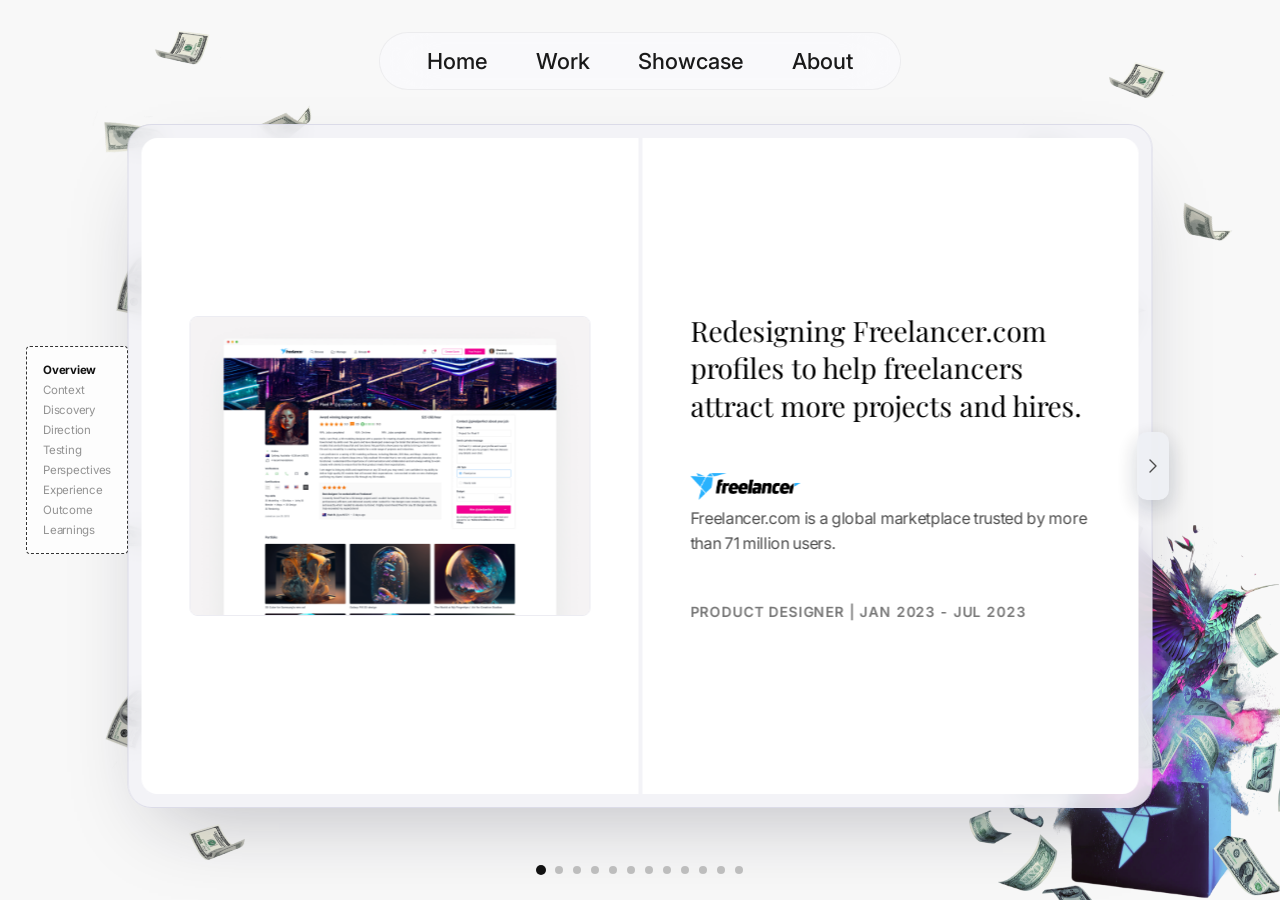
<file: case-freelancer.html>
<!DOCTYPE html>
<html lang="en">
<head>
  <meta charset="UTF-8" />
  <meta name="viewport" content="width=device-width, initial-scale=1.0, shrink-to-fit=no" />
  <title>Freelancer.com — Case Study — Jacqueline Tenges</title>
  <meta name="description" content="Case study: Freelancer.com — redesigning profiles to help freelancers attract more projects and hires." />
  <meta name="theme-color" media="(max-width: 900px)" content="#ffffff" />
  <link rel="icon" href="data:image/svg+xml,<svg xmlns='http://www.w3.org/2000/svg' viewBox='0 0 100 100'><text y='.9em' font-size='90'>🌼</text></svg>" />
  <link rel="preconnect" href="https://fonts.googleapis.com" />
  <link rel="preconnect" href="https://fonts.gstatic.com" crossorigin />
  <link href="https://fonts.googleapis.com/css2?family=Playfair+Display:ital,wght@0,400;0,500;1,500;1,600&family=Crimson+Text:ital@0;1&family=Inter:wght@400;500;600;700;800&family=Roboto:wght@500&display=swap" rel="stylesheet" />
  <link rel="stylesheet" href="css/style.css?v=96" />
</head>
<body class="pager case-light case-paper" data-page="case">

  <div class="bg bg--fl" aria-hidden="true">
    <img class="fl-cash fl-cash--a fl-p1" src="assets/fl-cash-a.png" alt="" />
    <img class="fl-cash fl-cash--b fl-p2" src="assets/fl-cash-b.png" alt="" />
    <img class="fl-cash fl-cash--c fl-p3" src="assets/fl-cash-c.png" alt="" />
    <img class="fl-cash fl-cash--d fl-p4" src="assets/fl-cash-d.png" alt="" />
    <img class="fl-cash fl-cash--a fl-p5" src="assets/fl-cash-a.png" alt="" />
    <img class="fl-cash fl-cash--b fl-p6" src="assets/fl-cash-b.png" alt="" />
    <img class="fl-cash fl-cash--c fl-p7" src="assets/fl-cash-c.png" alt="" />
    <img class="fl-cash fl-cash--d fl-p8" src="assets/fl-cash-d.png" alt="" />
    <img class="fl-cash fl-cash--a fl-p9" src="assets/fl-cash-a.png" alt="" />
    <img class="fl-cash fl-cash--b fl-p10" src="assets/fl-cash-b.png" alt="" />
    <img class="fl-cash fl-cash--c fl-p11" src="assets/fl-cash-c.png" alt="" />
    <img class="fl-cash fl-cash--d fl-p12" src="assets/fl-cash-d.png" alt="" />
    <img class="fl-cash fl-cash--d fl-p13" src="assets/fl-cash-d.png" alt="" />
    <img class="fl-bird" src="assets/fl-bird.png" alt="" />
  </div>

  <nav class="pill-nav pill-nav--top" aria-label="Main navigation">
    <a href="index.html">Home</a>
    <a href="index.html#work">Work</a>
    <a href="showcase.html">Showcase</a>
    <a href="about.html">About</a>
  </nav>

  <a class="book-close" href="index.html#work" aria-label="Close case study">×</a>

  <nav class="case-nav" aria-label="Case study sections">
    <a href="#overview">Overview</a>
    <a href="#context">Context</a>
    <a href="#discovery">Discovery</a>
    <a href="#direction">Direction</a>
    <a href="#testing">Testing</a>
    <a href="#perspectives">Perspectives</a>
    <a href="#experience">Experience</a>
    <a href="#outcome">Outcome</a>
    <a href="#learned">Learnings</a>
  </nav>

  <main>
    <div class="book book--stage">
      <div class="page-leaf" id="pageLeaf" aria-hidden="true"></div>
    <section class="case-slide" id="overview">
      <div class="book-inner">
          <div class="book-page book-page--blank">
            <figure class="zoomable"><img class="case-figure" src="assets/updated-profile.jpg" width="1600" height="1068" alt="Updated Freelancer profile" /></figure>
        
          </div>
          <div class="book-page book-page--center">
            <h2>Redesigning Freelancer.com profiles to help freelancers attract more projects and hires.</h2>
            <div>
               <img class="freelancer-mark" src="assets/freelancer-logo-black.png" alt="Freelancer.com" />
              <p class="body" style="margin-top:6px">Freelancer.com is a global marketplace trusted by more than 71 million users.</p>
            </div>
            <p class="meta">Product Designer | Jan 2023 - Jul 2023</p>
          </div>
      </div>
    </section>

    <section class="case-slide" id="context">
      <div class="book-inner">
          <div class="book-page">
            <p class="eyebrow">01 · Context</p>
            <h2>The profile had years of decisions behind it.</h2>
            <div class="body">
               <figure class="zoomable"><img class="case-figure" src="assets/profile-annotated.png" width="1600" height="768" alt="Freelancer profile annotated" /></figure>
        
              <p>Freelancer's profile had evolved through years of product changes, new features and A/B testing. Much of what was there existed for a reason, even if the experience no longer felt particularly cohesive.</p>
            
              <p>I was working within Freelancer's existing Bits design system, an established page structure and early concepts from my product manager.</p>
             <figure class="zoomable"><img class="case-figure" src="assets/bits-design-2.png" width="1600" height="768" alt="Bits Design System" /></figure>
        
            </div>
          </div>
          <div class="book-page">
            <div class="body">
              <p>The profile had also been revisited a couple of times before, but neither direction had made it into development. It meant there was already plenty to learn from as I started working through what should stay, what could change and where the experience could be improved.</p>
             <figure class="zoomable"><img class="case-figure" src="assets/profile-iterations.png" width="1600" height="768" alt="Profile iterations" /></figure>
        
            </div>
          </div>
      </div>
    </section>

    <section class="case-slide" id="discovery">
      <div class="book-inner">
          <div class="book-page">
            <p class="eyebrow">02 · Problem discovery</p>
            <h2>The profile already had plenty of information. The hierarchy was the problem.</h2>
            <div class="body">
               <figure class="zoomable"><img class="case-figure" src="assets/fl-profile-old.jpg" width="1600" height="768" alt="The old Freelancer.com profile, annotated with the problems it had: hard to digest quickly, poor grouping, unclear to freelancers what a client needs" /></figure>
         
              <p>A freelancer's profile contains most of what a client might want to know: previous work, ratings, reviews, skills, badges and completed projects.</p>
             <p>But those elements had accumulated over time and competed for attention. For someone seeing a freelancer for the first time, it was difficult to quickly understand what they were good at, what they had done before and whether they felt credible enough to hire.</p>
            </div>
          </div>
          <div class="book-page">
            <div class="body">
              
              <p>For freelancers, their work also felt secondary to the information around it. The profile behaved more like a marketplace listing than somewhere they could properly present what they could do.</p>
            <figure class="zoomable"><img class="case-figure" src="assets/profile-breakdown.png" width="1600" height="768" alt="Freelancer profile breakdown" /></figure>
        
              <p>That shifted the problem for me. Rather than asking what else we could add to the profile, I started looking at how the information already there could work harder.</p>
            </div>
            </div>
      </div>
    </section>

    <section class="case-slide" id="direction">
      <div class="book-inner">
          <div class="book-page">
            <p class="eyebrow">03 · The direction</p>
            <h2>Give the work more weight, without losing the trust freelancers had already earned.</h2>
            <div class="body">
              <p>Making the profile feel more like a portfolio seemed straightforward, but there was something important we couldn't lose.</p>
              <p>Freelancers had spent years building ratings, reviews, completed projects and badges. Those signals gave clients information that the portfolio alone couldn't, so removing them for the sake of a cleaner profile would have solved the wrong problem.</p>
            </div>
            <p class="principle">The work should demonstrate capability, while reputation should reinforce trust.</p>
          </div>
          <div class="book-page">
            <figure class="zoomable"><img class="case-figure" src="assets/existing-proposed-design.png" width="1600" height="768" alt="Existing and proposed design" /></figure>
       
          </div>
      </div>
    </section>

    <section class="case-slide" id="testing">
      <div class="book-inner">
          <div class="book-page">
            <p class="eyebrow">04 · Testing the direction</p>
            <h2>Sharing the work early changed the design.</h2>
            <div class="body">
              <p>With two previous redesign attempts already stalled, I brought stakeholders in early. We used rough wireframes to work through the overall hierarchy, then moved into more detailed flows as we figured out how people would navigate and manage their profiles.</p>
              <p>That process led to one of the bigger changes: how freelancers edited their profile.</p>
            
            </div>
           
            </div>
          <div class="book-page">
            <div class="body">
             <figure class="zoomable"><img class="case-figure" src="assets/editing-profile.png" width="1600" height="1162" alt="Editing a profile in place, rather than in a separate settings page" /></figure>
            
              <p>Previously, making a change meant leaving the profile and going into a separate settings page. I brought editing into the profile itself, so freelancers could make changes where they would actually appear.</p>
            
            </div> </div>
      </div>
    </section>

    <section class="case-slide" id="perspectives">
      <div class="book-inner">
          <div class="book-page">
            <p class="eyebrow">05 · Working through different points of view</p>
            <h2>Research and leadership weren't always pointing in the same direction.</h2>
            <div class="body">
                <figure class="zoomable"><img class="case-figure" src="assets/stakeholder-feedback.png" width="1600" height="591" alt="Stakeholder feedback" /></figure>
        
              <p>As the designs developed, what we were hearing from users didn't always line up with what leadership had in mind for the profile.</p>
               <figure class="zoomable"><img class="case-figure" src="assets/fl-feedback.jpg" width="1600" height="591" alt="Real client feedback comments on the profile direction" /></figure>
           
              <p>Instead of choosing one direction over the other, I went back to what clients actually needed from the page: understand someone's work, decide whether they trusted them and know what to do next.</p>
              <p>Those became a more useful way to judge the designs than which version people preferred.</p>
            </div>
          </div>
          <div class="book-page">
           
            <div class="body">
              <p>The final direction took something from both. Leadership helped shape the overall character of the profile, while research informed how we prioritised portfolio work, profile management and trust signals.</p>
              <figure class="zoomable"><img class="case-figure" src="assets/wireframes-profile-updated.png" width="1600" height="768" alt="Freelancer's new profile - wireframes" /></figure>
        
            </div>
          </div>
      </div>
    </section>

    <section class="case-slide" id="experience">
      <div class="book-inner">
          <div class="book-page">
            <p class="eyebrow">06 · Designing the experience</p>
            <h2>Bringing the profile together.</h2>
            <div class="body">
              <p class="sub-head"><b>Put the work first</b></p>
             <p>Portfolio work became the focal point of the profile, with larger imagery and more space for freelancers to show what they could do.</p> 
          <figure class="zoomable"><img class="case-figure" src="assets/designer-work-2.png" width="1600" height="1307" alt="Freelancer Designer work" /></figure>
            
            </p>
                 </div>
            <div class="body">
              <p class="sub-head"><b>Edit in context</b></p>
              <p>Editing previously opened in a modal, pulling freelancers away from the profile itself. I brought those controls directly into the page, so they could make changes and see the result straight away.</p>
            </div>
            <figure class="zoomable"><img class="case-figure" src="assets/fl-profile-editing.jpg" width="1600" height="1162" alt="Editing a profile in context, directly on the page" /></figure>
          </div>
          <div class="book-page">
            <div class="body">
              <p class="sub-head"><b>Keep trust easy to scan</b></p>
              <p>Ratings, completed projects and badges stayed visible alongside the work, giving clients supporting context without competing for the same attention.</p>
              <figure class="zoomable"><img class="case-figure" src="assets/fl-profile-new.jpg" width="1600" height="952" alt="The final redesigned Freelancer.com profile" /></figure>
           
            </div>
             <figure class="zoomable"><img class="case-figure" src="assets/full-profile.avif" width="1600" height="1162" alt="Full profile design" /></figure>
         
            <div class="body">
              <p class="sub-head"><b>Push the visual language</b></p>
              <p>I pushed Freelancer’s existing visual language further with brighter colours and more expressive layouts, while keeping it familiar within the Bits design system.</p>
            </div>
            <figure class="zoomable"><img class="case-figure" src="assets/freelancer-bits-2.png" width="1600" height="952" alt="Freelancer Bits System" /></figure>
         
          </div>
      </div>
    </section>

    <section class="case-slide" id="outcome">
      <div class="book-inner">
          <div class="book-page">
            <p class="eyebrow">07 · The outcome</p>
            <h2>A direction we could move forward with.</h2>
            <div class="body">
              <p>Research gave us confidence in the direction. Freelancers wanted their work to have more prominence and an easier way to manage their profile, while clients consistently looked for enough information to feel confident about who they were hiring.</p>
            </div>
          </div>
          <div class="book-page">
            <div class="body">
              <p>Those findings shaped the final direction and became the foundation for the next phase of the profile redesign.</p>
              <figure class="zoomable"><img class="case-figure" src="assets/freelancer-profile-annotations.avif" width="1600" height="952" alt="Freelancer new profile annotated" /></figure>
         
              <p>I moved on from Freelancer.com before the redesign launched, so I wasn't there to measure its post-launch impact.</p>
            </div>
          </div>
      </div>
    </section>

    <section class="case-slide" id="learned">
      <div class="book-inner">
          <div class="book-page">
            <p class="eyebrow">08 · What I learned</p>
            <h2>Knowing what to keep matters as much as knowing what to change.</h2>
            <div class="body">
              <p>Working on a mature product changed how I think about redesigns. Something looking dated isn't always a reason to replace it. Existing patterns can carry years of user behaviour, experiments and expectations that aren't immediately obvious from the interface.</p>
              <p>The harder part is knowing what still serves a purpose, and what's simply there because it's always been there.</p>
            </div>
          </div>
          <div class="book-page">
            <p class="principle">Sometimes good design is less about starting again and more about giving what's already there a better chance to work.</p>
            <a class="case-next" href="contact.html">Let's work together →</a>
          </div>
      </div>
    </section>
    </div>
  </main>


  <button class="pager-arrow pager-arrow--prev" id="pagerPrev" aria-label="Previous section">
    <svg viewBox="0 0 24 24" fill="none" stroke="currentColor" stroke-width="2.2" stroke-linecap="round" stroke-linejoin="round"><polyline points="15 18 9 12 15 6"/></svg>
  </button>
  <button class="pager-arrow pager-arrow--next" id="pagerNext" aria-label="Next section">
    <svg viewBox="0 0 24 24" fill="none" stroke="currentColor" stroke-width="2.2" stroke-linecap="round" stroke-linejoin="round"><polyline points="9 18 15 12 9 6"/></svg>
  </button>
  <div class="pager-dots" id="pagerDots" aria-label="Section indicator"></div>

  <div class="reader-hint" id="readerHint" aria-hidden="true">
    <svg viewBox="0 0 24 24" fill="none" stroke="currentColor" stroke-width="2" stroke-linecap="round" stroke-linejoin="round"><polyline points="6 9 12 15 18 9"/></svg>
  </div>

  <div class="reader-bar" id="readerBar">
    <button class="reader-contents" id="readerContents" aria-expanded="false" aria-controls="tocSheet">
      <span id="readerProgress">Contents · 0%</span>
      <svg viewBox="0 0 24 24" fill="none" stroke="currentColor" stroke-width="2" stroke-linecap="round"><line x1="4" y1="6" x2="20" y2="6"/><line x1="4" y1="12" x2="20" y2="12"/><line x1="4" y1="18" x2="14" y2="18"/></svg>
    </button>
  </div>
  <nav class="toc-sheet" id="tocSheet" aria-label="Contents" hidden>
    <a href="#overview">Overview</a>
    <a href="#context">01 · Context</a>
    <a href="#discovery">02 · Problem discovery</a>
    <a href="#direction">03 · The direction</a>
    <a href="#testing">04 · Testing the direction</a>
    <a href="#perspectives">05 · Working through different points of view</a>
    <a href="#experience">06 · Designing the experience</a>
    <a href="#outcome">07 · The outcome</a>
    <a href="#learned">08 · What I learned</a>
  </nav>

  <script src="js/main.js?v=96"></script>
</body>
</html>
</file>
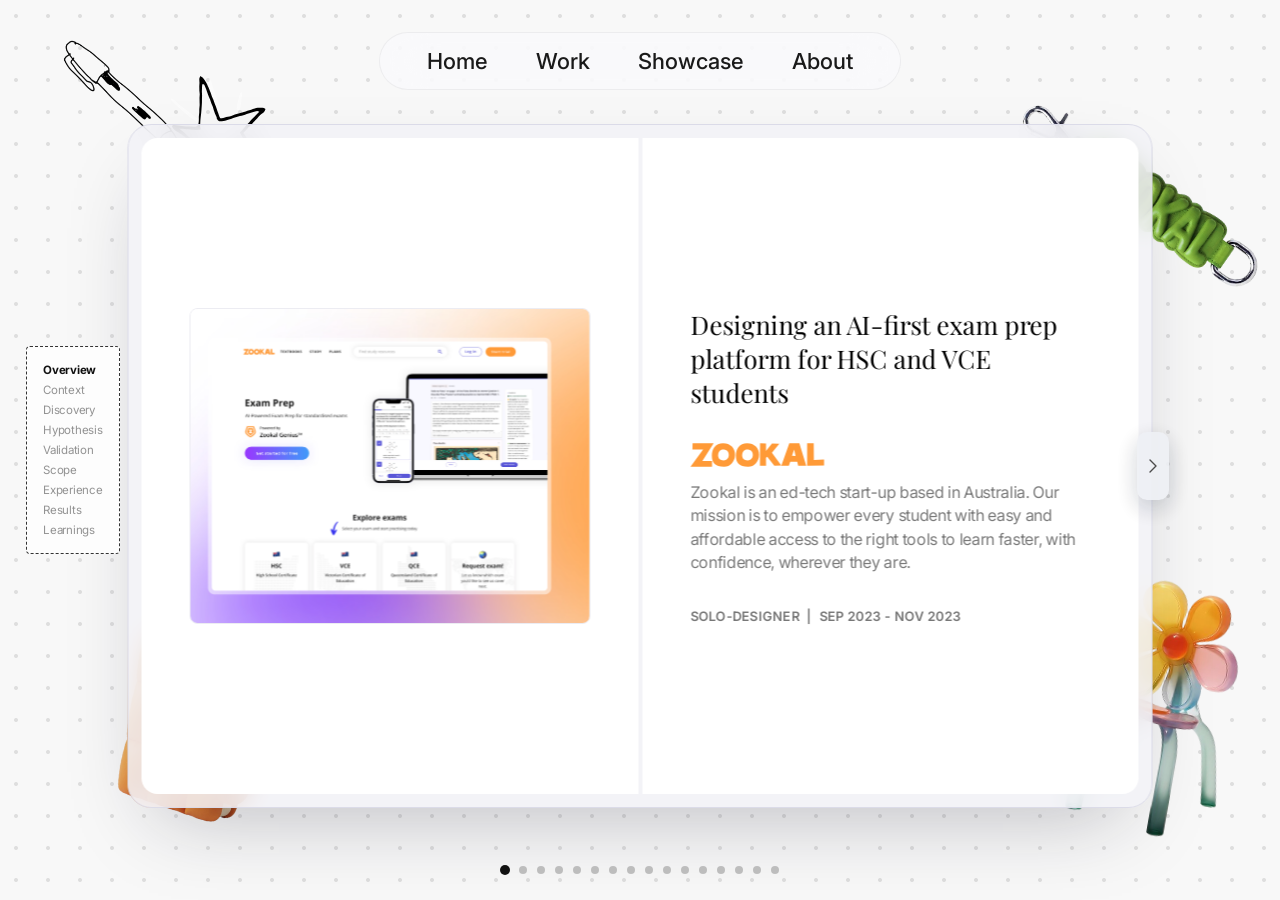
<file: case-zookal.html>
<!DOCTYPE html>
<html lang="en">
<head>
  <meta charset="UTF-8" />
  <meta name="viewport" content="width=device-width, initial-scale=1.0, shrink-to-fit=no" />
  <title>Zookal — Case Study — Jacqueline Tenges</title>
  <meta name="description" content="Case study: Zookal Exam Prep — real exam confidence, without the private-tutor price tag. 0→1 in under two months." />
  <meta name="theme-color" media="(max-width: 900px)" content="#ffffff" />
  <link rel="icon" href="data:image/svg+xml,<svg xmlns='http://www.w3.org/2000/svg' viewBox='0 0 100 100'><text y='.9em' font-size='90'>🌼</text></svg>" />
  <link rel="preconnect" href="https://fonts.googleapis.com" />
  <link rel="preconnect" href="https://fonts.gstatic.com" crossorigin />
  <link href="https://fonts.googleapis.com/css2?family=Playfair+Display:ital,wght@0,400;0,500;1,500;1,600&family=Crimson+Text:ital@0;1&family=Inter:wght@400;500;600;700;800&family=Roboto:wght@500&display=swap" rel="stylesheet" />
  <link rel="stylesheet" href="css/style.css?v=96" />
</head>
<body class="pager case-light case-paper" data-page="case">

  <div class="bg bg--zk" aria-hidden="true">
    <img class="zk-deco zk-pen" src="assets/zookal-pen.png" alt="" />
    <img class="zk-deco zk-spark" src="assets/zookal-spark.svg" alt="" />
    <img class="zk-deco zk-star" src="assets/zookal-star.svg" alt="" />
    <img class="zk-deco zk-key" src="assets/zookal-keychain.png" alt="" />
    <img class="zk-deco zk-bag" src="assets/zookal-bag.png" alt="" />
    <img class="zk-deco zk-flower" src="assets/zookal-flower.png" alt="" />
  </div>

  <nav class="pill-nav pill-nav--top" aria-label="Main navigation">
    <a href="index.html">Home</a>
    <a href="index.html#work">Work</a>
    <a href="showcase.html">Showcase</a>
    <a href="about.html">About</a>
  </nav>

  <a class="book-close" href="index.html#work" aria-label="Close case study">×</a>

  <nav class="case-nav" aria-label="Case study sections">
    <a href="#overview">Overview</a>
    <a href="#context">Context</a>
    <a href="#discovery">Discovery</a>
    <a href="#hypothesis">Hypothesis</a>
    <a href="#validation">Validation</a>
    <a href="#scope">Scope</a>
    <a href="#experience">Experience</a>
    <a href="#results">Results</a>
    <a href="#learned">Learnings</a>
  </nav>

  <main>
    <div class="book book--stage">
      <div class="page-leaf" id="pageLeaf" aria-hidden="true"></div>

    <section class="case-slide" id="overview">
      <div class="book-inner">
          <div class="book-page book-page--center">
            <figure class="zoomable"><img class="case-figure" src="assets/exam-prep.png" width="1600" height="1262" alt="Zookal Exam Prep" /></figure>
          </div>
          <div class="book-page book-page--center">
            <div class="ov-intro">
              <h2>Designing an AI&#8209;first exam prep platform for HSC and VCE students</h2>
              <img class="ov-wordmark" src="assets/zookal-wordmark.svg" width="134" height="24" alt="Zookal" />
              <p class="ov-body">Zookal is an ed-tech start-up based in Australia. Our mission is to empower every student with easy and affordable access to the right tools to learn faster, with confidence, wherever they are.</p>
              <p class="ov-meta">SOLO-DESIGNER&ensp;|&ensp;SEP 2023 - NOV 2023</p>
            </div>
          </div>
      </div>
    </section>

    <section class="case-slide case-slide--static" id="details">
      <div class="book-inner">
          <div class="book-page book-page--center">
            <div class="meta-rows meta-rows--roomy">
              <p><span class="k">Role</span><span class="v">Product Designer</span></p><p></p>
              <p><span class="k">Ownership</span><span class="v">Sole designer across the 0→1 journey: competitor analysis, stakeholder alignment, product design and launch — with no PM in the room.</span></p><p></p>
              <p><span class="k">Team</span><span class="v">2x Engineers · 2x Product Scientists · 1x Product Manager · CEO</span></p><p></p>
              <p><span class="k">Timeline</span><span class="v">Idea → launch in under 2 months · 2 weeks of visual design · Shipped for HSC &amp; VCE exam season.</span></p>
            </div>
          </div>
          <div class="book-page book-page--center">
            <figure class="zoomable"><img class="case-figure" src="assets/zookal-old.webp" width="768" height="716" alt="Zookal's old homepage" /></figure>
          </div>
      </div>
    </section>

    <section class="case-slide" id="context">
      <div class="book-inner">
          <div class="book-page">
            <p class="eyebrow">01 · The context</p>
            <h2>We had less than two months to turn an idea into an AI exam prep product.</h2>
            <div class="body">
              <p>Zookal wanted to build a new way for HSC and VCE students to practise for their exams using AI-generated questions and instant feedback.</p>
              <p>When the project started, a lot was still unresolved. There was no market validation for the idea, no precedent for building an AI product at the company and no PM during a key part of the project. At the same time, the board had a long list of expectations, with a small engineering team and a tight timeline.</p>
            </div>
          </div>
          <div class="book-page">
            <div class="body">
               <figure class="zoomable"><img class="case-figure" src="assets/the-team.png" width="768" height="716" alt="Zookal's product team" /></figure>
            <p>We knew roughly what we wanted to build. What it should actually become was still an open question.</p>
              
            </div>
          </div>
      </div>
    </section>

    <section class="case-slide" id="discovery">
      <div class="book-inner">
          <div class="book-page">
            <p class="eyebrow">02 · Problem discovery</p>
            <h2>Zookal needed a product it could monetise, while students had few options between free resources and expensive tutoring.</h2>
            <div class="body">
            
              <p>Zookal had built its business around textbooks, but the tech downturn made raising more capital difficult. At the same time, engagement and retention were low, the platform had the foundations of a product but not enough content and the board wanted something we could monetise quickly.</p>
                <figure class="zoomable"><img class="case-figure" src="assets/zookal-old.webp" width="768" height="716" alt="Zookal's old homepage" /></figure>
          
              <p>On the student side, previous research and competitor analysis pointed to a more specific problem. HSC and VCE students could find practice resources online but question banks were limited, subject coverage was inconsistent and most offered little meaningful feedback.</p>
                 <figure class="zoomable"><img class="case-figure" src="assets/zookal-problem.png" width="1600" height="1262" alt="Problems in the market" /></figure>
        
              <p>One of those resources was NESA, the organisation responsible for the HSC in NSW. It provides official practice exams for students, so I went through the experience myself to understand what was already available.</p>
               <figure class="zoomable"><img class="case-figure" src="assets/NESA-home.avif" width="1600" height="1262" alt="NESA Home" /></figure>
        
           
            </div>
                </div>
          <div class="book-page">
            <div class="body">
                <figure class="zoomable"><img class="case-figure" src="assets/NESA-quiz-result.avif" width="1600" height="1262" alt="NESA Quiz Result" /></figure>
        
              <p>Even with an official resource, the experience was fairly basic. I couldn’t save my progress, and there was little support beyond answering a question and seeing the result.</p>
               
              <p>There were also signs that students needed a better option. Around 125,000 students sit the HSC and VCE each year, while private tutoring in Sydney can cost $60 to $100+ an hour. We saw an opportunity to offer more useful exam preparation at a much lower cost than one-on-one tutoring.</p>
              <figure class="zoomable"><img class="case-figure" src="assets/tutoring-research.avif" width="1600" height="1262" alt="Research on tutor prices as of 2023" /></figure>
        
              <p>The need was there. What we should build around it was less obvious.</p>
              <p>We still had some fundamental questions to answer: how much the product should do, how we should position it and what we could realistically build in the time we had.</p>
              <p>With our Head of Product on leave, I worked directly with the CEO, product scientists and engineering to define the direction, shape the value proposition and narrow the scope.</p>
              <p>Now we had something we could build.</p>

                <figure class="zoomable"><img class="case-figure" src="assets/competitors-au.png" width="1600" height="1262" alt="Competitors in Australia 2023" /></figure>
        
            </div>
          </div>
      </div>
    </section>

    <section class="case-slide" id="hypothesis">
      <div class="book-inner">
          <div class="book-page">
            <p class="eyebrow">03 · The hypothesis</p>
            <h2>The bet was as much about access and pricing as the product itself.</h2>
            <div class="body">
              <p>Our hypothesis was simple: if we could offer AI-powered exam practice with instant feedback for $20 a month, we could give HSC and VCE students a more affordable way to practise outside the classroom, without relying on private tutoring at $60+ an hour. For Zookal, it also gave existing subscribers another reason to upgrade.</p>
               <figure class="zoomable"><img class="case-figure" src="assets/zookal-subscription.avif" width="1600" height="1262" alt="Zookal Subscription model" /></figure>
        
            </div>
          </div>
          <div class="book-page">
            <div class="body">
              <p>This helped narrow the scope. We didn’t need to recreate everything a tutor could do. We needed enough questions, useful feedback and a simple way for students to practise consistently.</p>
              <p>It also gave us a way to make trade-offs. Instead of asking what would make the product feel complete, we focused on what students needed for it to be genuinely useful.</p>
            </div>
          </div>
      </div>
    </section>

    <section class="case-slide" id="validation">
      <div class="book-inner">
          <div class="book-page">
            <p class="eyebrow">04 · Validation</p>
            <h2>With less than two months before exams, we had to validate while we built.</h2>
            <div class="body">
              <p>We launched a feature page and waitlist before the full product was ready. It was a lightweight way to test whether students were interested before committing more engineering time. It later became our main acquisition surface.</p>
               <figure class="zoomable"><img class="case-figure" src="assets/zookal-feature.png" width="1600" height="1262" alt="Zookal's feature page" /></figure>
        
              <p>I also shared low-fidelity flows with stakeholders early, before spending time on polish. The goal was to surface questions and disagreements while the direction was still easy to change.</p>
            </div>
              <figure class="zoomable"><img class="case-figure" src="assets/zookal-figma.png" width="1600" height="1262" alt="Early iterations of Zookal" /></figure>
         </div>
          <div class="book-page">
            <div class="body">
              <p>At the same time, we tested early concepts with recent HSC students. One piece of feedback reinforced something we'd been thinking about with the free tier:</p>
            </div>
            <p class="pullquote">"I think this would be a very helpful and easy to use study tool for HSC students... I wish the free package could offer a little more, as many students do not have an income."<br/><span style="font-size:15px; font-style:normal; color:#777">Ieve, recent HSC graduate</span></p>
            <div class="body">
              <p>That gave us an early signal that the free tier mattered, but also that we needed to think carefully about where we drew the line between free and paid.</p>
              <p>With development already underway, research became a way to refine the product as we built, rather than validate the idea upfront.</p>
            </div>
          </div>
      </div>
    </section>

    <section class="case-slide" id="scope">
      <div class="book-inner">
          <div class="book-page">
            <p class="eyebrow">05 · Scoping v1</p>
            <h2>We had more ideas than we had time to build.</h2>
            <div class="body">
              <p>The board wanted more features for launch, while engineering was working towards a fixed deadline: the start of the HSC exam period. We had to be deliberate about what made v1 and what could wait.</p>
              <p>One of those decisions was prioritising the mobile practice experience. Our research showed that while students tended to study on desktop, practice was more likely to happen on mobile, in shorter moments throughout the day.</p>
             <figure class="zoomable"><img class="case-figure" src="assets/zookal-mobile.png" width="1600" height="1262" alt="Zookal's mobile experience" /></figure>
        
              <p>The other was making the free tier genuinely useful. Instead of putting most of the experience behind a paywall, free users could answer enough questions and receive feedback to understand the value of the product before upgrading.</p>
            </div>
          </div>
          <div class="book-page">
            <div class="body">
               <figure class="zoomable"><img class="case-figure" src="assets/zookal-free-experience-desktop.png" width="1600" height="1262" alt="Zookal's free experience" /></figure>
        
              <p>That decision was also influenced by what we heard from students. If the free experience was too limited, we risked excluding the same students for whom private tutoring was already out of reach.</p>
               
              <p>Scope itself was an ongoing conversation. I worked closely with engineering to understand what we could realistically deliver within the timeframe, then used that to align with the board on what would make the first release.</p>
              <p>Not everything made it in and v1 wasn't intended to be the finished product. The goal was to ship enough of the core experience to test whether students would use it, without stretching the team across features that weren't essential yet.</p>
            </div>
          </div>
      </div>
    </section>

    <section class="case-slide" id="experience">
      <div class="book-inner">
          <div class="book-page">
            <p class="eyebrow">06 · Designing the experience</p>
            <h2>Making exam practice easy to start and worth returning to</h2>
            <div class="body">
              <p class="sub-head"><b>Start with something students already knew</b></p>
              <p>We used familiar exam formats, from multiple choice to short and long answers, so students could start practising without learning a new way to answer questions.</p>
            </div>
            <figure class="zoomable"><img class="case-figure" src="assets/zookal-free-experience-2.png" width="1600" height="1262" alt="Zookal's free experience" /></figure>
        
            <div class="body">
              <p class="sub-head"><b>Make the feedback useful, not just instant</b></p>
              <p>Multiple choice was straightforward. Written answers were harder because there wasn’t always one correct response.</p>
               <figure class="zoomable"><img class="case-figure" src="assets/zookal-extended-answer-desktop-2.png" width="1600" height="1262" alt="Zookal's extended answer" /></figure>
        
              <p>We worked with teachers to give the AI the same HSC and VCE criteria students would be assessed against, alongside teacher feedback and example responses. I designed the feedback around what students needed next: what they did well, where they could improve and what to work on.</p>
            </div>
           
          </div>
          <div class="book-page">
            <div class="body">
             <figure class="zoomable"><img class="case-figure" src="assets/zookal-mobile-process.png" width="1600" height="1262" alt="Zookal's mobile process" /></figure>
        
              <p class="sub-head"><b>Make it easy to practise anywhere</b></p>
              <p>On mobile, I kept the path to practice short: choose a subject, pick a mode, answer a question and get feedback. Everything else stayed secondary.</p>
                 </div>
             
            <div class="body">
               <figure class="zoomable"><img class="case-figure" src="assets/zookal-progress.png" width="1600" height="1262" alt="Progress and gamification on mobile" /></figure>
        
              <p class="sub-head"><b>Make progress feel meaningful</b></p>
              <p>Each session contributed to visible progress, so students could see what they’d completed and feel like their practice was building towards something.</p>
            </div>
          
            <div class="body">
              <figure class="zoomable"><img class="case-figure" src="assets/duo-zookie.avif" width="1600" height="1262" alt="Duolingo and Zookie comparison" /></figure>
        
              <p class="sub-head"><b>Make practice feel less serious</b></p>
              <p>I introduced Zookie across progress, feedback and achievement moments, taking inspiration from how Duolingo uses its character to bring personality into learning.</p>
            </div>
           
            <div class="body">
              <figure class="zoomable"><img class="case-figure" src="assets/zookal-free-version.png" width="1600" height="1262" alt="Zookal free version" /></figure>
        
              <p class="sub-head"><b>Let students experience the value first</b></p>
              <p>Students could practise and receive feedback for free before reaching a limit, so the upgrade appeared after they had experienced what the product could do.</p>
             </div>
           <div class="body">
            </div>
          </div>
      </div>
    </section>

    <section class="case-slide" id="results">
      <div class="book-inner">
          <div class="book-page">
            <p class="eyebrow">07 · The results</p>
            <h2>10,955 students joined in the first five weeks.</h2>
            <div class="body">
              <p>We launched in time for the HSC and VCE exam period. In the first five weeks, the product received 127K visits and 10,955 students joined.</p>
            </div>
            <p class="mini-eyebrow">In the first five weeks</p>
            <div class="stat-rows">
              <p class="stat-row"><span class="stat-num">127K</span><span class="stat-label">visits in the first five weeks</span></p>
              <p class="stat-row"><span class="stat-num">10,955</span><span class="stat-label">students joined</span></p>
              <p class="stat-row"><span class="stat-num">95%</span><span class="stat-label">of new trial users returned 7+ days after their first visit</span></p>
              <p class="stat-row"><span class="stat-num">146</span><span class="stat-label">subscriptions created</span></p>
            </div>
          </div>
          <div class="book-page">
            <div class="body">
              <p>Beyond the headline numbers, 1,117 students became engaged users and 69 converted from a free trial to a paid subscription.</p>
              <p>The product had gone from an early idea to launch in under two months, with roughly two weeks spent on the final visual design. More importantly, students didn't just sign up. They came back, practised and some were willing to pay for it.</p>
              <p>For us, those were early signs that the product was useful beyond the initial signup.</p>
            </div>
          </div>
      </div>
    </section>

    <section class="case-slide" id="learned">
      <div class="book-inner">
          <div class="book-page">
            <p class="eyebrow">08 · What I learned</p>
            <h2>The biggest thing I'd change is when we started validating.</h2>
            <div class="body">
              <p>HSC and VCE students can start preparing months before their exams. Our two-month build window was driven by when the business decided to launch, rather than when students actually started preparing.</p>
              <p>If I ran the project again, I'd push to start validation earlier and separate it from the launch timeline. Even four extra weeks with the waitlist and early concepts would have given us more evidence before some of the bigger product decisions were made.</p>
            </div>
          </div>
          <div class="book-page">
            <div class="body">
              <p>I'd also spend more time understanding retention after the first practice session. We designed v1 to make practice quick to start and rewarding to return to, but the gap between signups and engaged users showed there was still more work to do. I'd want to understand where students dropped off before deciding whether the answer was stronger progress mechanics, reminders, personalisation or something else.</p>
              <p>The project also changed how I think about 0→1 design. When there isn't enough time or evidence to know the right answer, I've learned to be clear about what I'm assuming, test the smallest thing I can and leave enough room to change direction as I learn more.</p>
              <p>I left Zookal after launch, so I wasn’t part of the iterations that followed. But the experience has stayed with me, and a lot of what I learned from it still finds its way into how I design today.</p>
            </div>
            <a class="case-next" href="contact.html">Let's work together →</a>
          </div>
      </div>
    </section>
    </div>
  </main>


  <button class="pager-arrow pager-arrow--prev" id="pagerPrev" aria-label="Previous section">
    <svg viewBox="0 0 24 24" fill="none" stroke="currentColor" stroke-width="2.2" stroke-linecap="round" stroke-linejoin="round"><polyline points="15 18 9 12 15 6"/></svg>
  </button>
  <button class="pager-arrow pager-arrow--next" id="pagerNext" aria-label="Next section">
    <svg viewBox="0 0 24 24" fill="none" stroke="currentColor" stroke-width="2.2" stroke-linecap="round" stroke-linejoin="round"><polyline points="9 18 15 12 9 6"/></svg>
  </button>
  <div class="pager-dots" id="pagerDots" aria-label="Section indicator"></div>

  <div class="reader-hint" id="readerHint" aria-hidden="true">
    <svg viewBox="0 0 24 24" fill="none" stroke="currentColor" stroke-width="2" stroke-linecap="round" stroke-linejoin="round"><polyline points="6 9 12 15 18 9"/></svg>
  </div>

  <div class="reader-bar" id="readerBar">
    <button class="reader-contents" id="readerContents" aria-expanded="false" aria-controls="tocSheet">
      <span id="readerProgress">Contents · 0%</span>
      <svg viewBox="0 0 24 24" fill="none" stroke="currentColor" stroke-width="2" stroke-linecap="round"><line x1="4" y1="6" x2="20" y2="6"/><line x1="4" y1="12" x2="20" y2="12"/><line x1="4" y1="18" x2="14" y2="18"/></svg>
    </button>
  </div>
  <nav class="toc-sheet" id="tocSheet" aria-label="Contents" hidden>
    <a href="#overview">Overview</a>
    <a href="#context">01 · The context</a>
    <a href="#discovery">02 · Problem discovery</a>
    <a href="#hypothesis">03 · The hypothesis</a>
    <a href="#validation">04 · Validation</a>
    <a href="#scope">05 · Scoping v1</a>
    <a href="#experience">06 · Designing the experience</a>
    <a href="#results">07 · The results</a>
    <a href="#learned">08 · What I learned</a>
  </nav>

  <script src="js/main.js?v=96"></script>
</body>
</html>
</file>
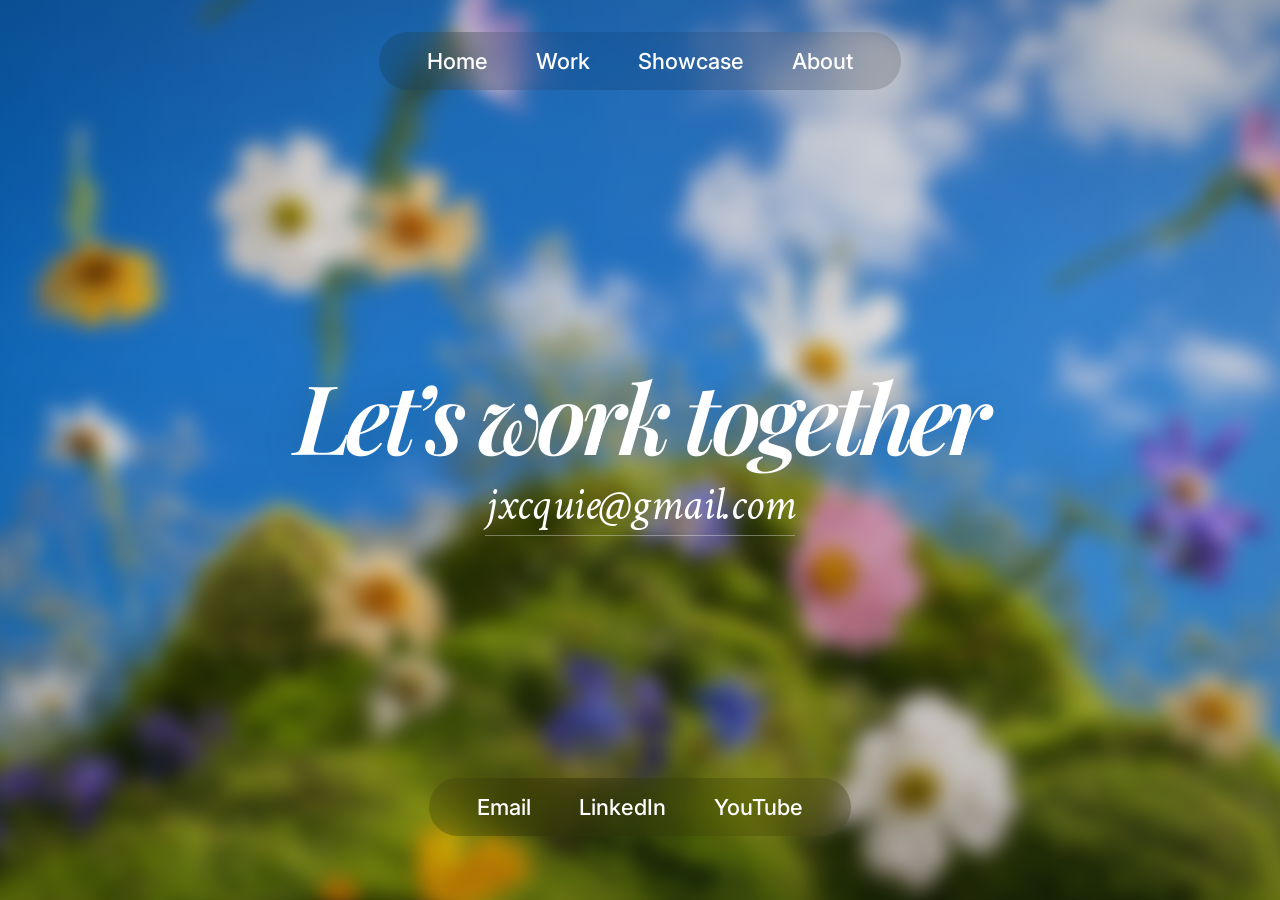
<file: contact.html>
<!DOCTYPE html>
<html lang="en">
<head>
  <meta charset="UTF-8" />
  <meta name="viewport" content="width=device-width, initial-scale=1.0, shrink-to-fit=no" />
  <title>Contact — Jacqueline Tenges</title>
  <meta name="description" content="Let's work together — get in touch with Jacqueline Tenges." />
  <link rel="icon" href="data:image/svg+xml,<svg xmlns='http://www.w3.org/2000/svg' viewBox='0 0 100 100'><text y='.9em' font-size='90'>🌼</text></svg>" />
  <link rel="preconnect" href="https://fonts.googleapis.com" />
  <link rel="preconnect" href="https://fonts.gstatic.com" crossorigin />
  <link href="https://fonts.googleapis.com/css2?family=Playfair+Display:ital,wght@0,400;0,500;1,500;1,600&family=Crimson+Text:ital@0;1&family=Inter:wght@400;500;600;700;800&family=Roboto:wght@500&display=swap" rel="stylesheet" />
  <link rel="stylesheet" href="css/style.css?v=96" />
</head>
<body>

  <div class="bg bg--blur bg--kenburns">
    <img src="assets/meadow.jpg" alt="" aria-hidden="true" />
  </div>

  <nav class="pill-nav pill-nav--top" aria-label="Main navigation">
    <a href="index.html">Home</a>
    <a href="index.html#work">Work</a>
    <a href="showcase.html">Showcase</a>
    <a href="about.html">About</a>
  </nav>

  <main class="hero">
    <h1 class="rise" style="animation-delay:.15s">Let’s work together</h1>
    <p class="hero-sub rise" style="animation-delay:.4s"><a href="mailto:jxcquie@gmail.com">jxcquie@gmail.com</a></p>
  </main>

  <nav class="pill-nav pill-nav--bottom rise" style="animation-delay:.7s" aria-label="Contact links">
    <a href="mailto:jxcquie@gmail.com">Email</a>
    <a href="https://www.linkedin.com/in/jtenges/" target="_blank" rel="noopener">LinkedIn</a>
    <a href="https://www.youtube.com/@designsexplained" target="_blank" rel="noopener">YouTube</a>
  </nav>

  <script src="js/main.js?v=96"></script>
</body>
</html>
</file>
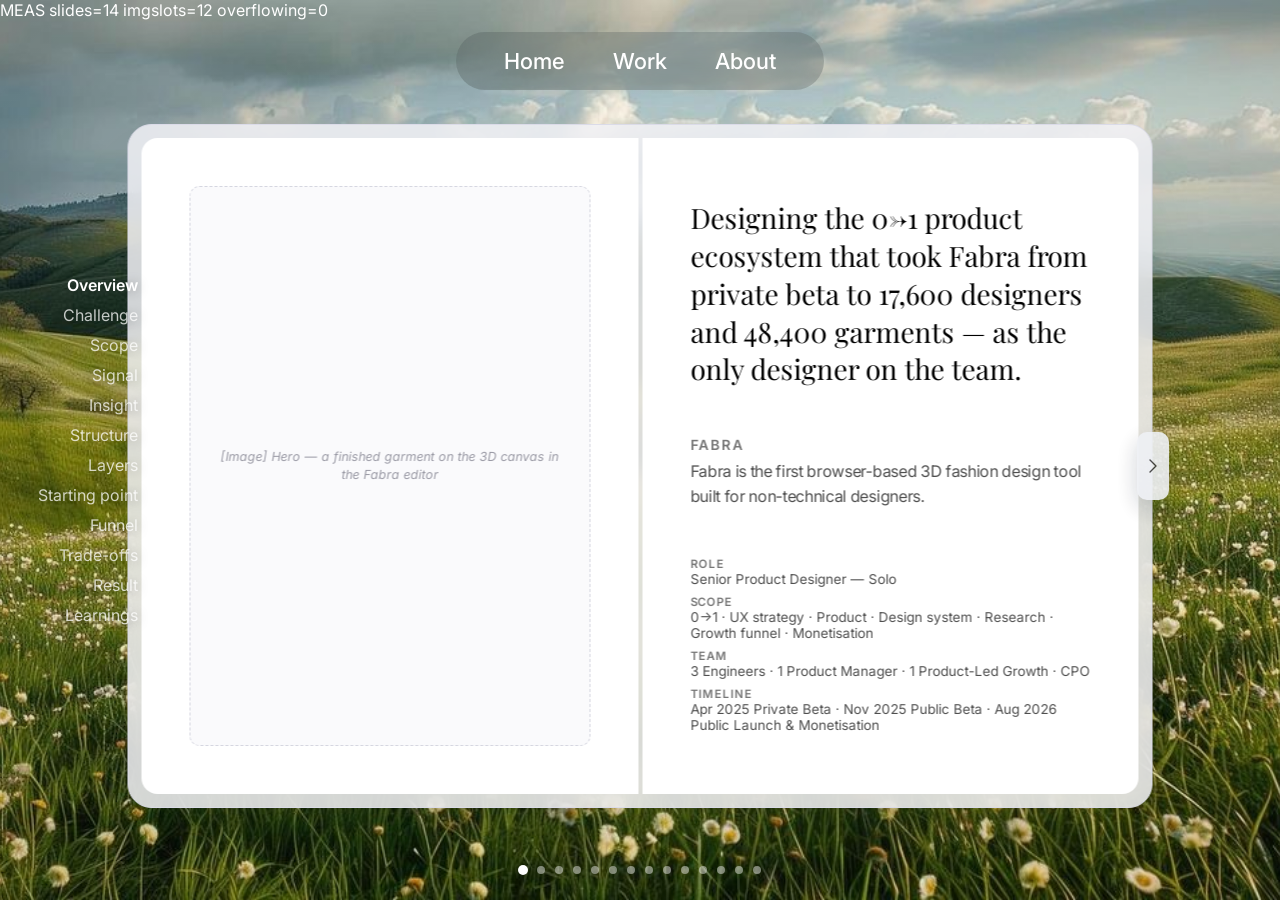
<file: t-m.html>
<!DOCTYPE html>
<html lang="en">
<head>
  <meta charset="UTF-8" />
  <meta name="viewport" content="width=device-width, initial-scale=1.0, shrink-to-fit=no" />
  <title>Fabra — Case Study — Jacqueline Tenges</title>
  <meta name="description" content="Case study: designing the 0→1 product ecosystem that took Fabra from private beta to 17,600 designers — as the only designer on the team." />
  <meta name="theme-color" media="(max-width: 900px)" content="#ffffff" />
  <link rel="icon" href="data:image/svg+xml,<svg xmlns='http://www.w3.org/2000/svg' viewBox='0 0 100 100'><text y='.9em' font-size='90'>🌼</text></svg>" />
  <link rel="preconnect" href="https://fonts.googleapis.com" />
  <link rel="preconnect" href="https://fonts.gstatic.com" crossorigin />
  <link href="https://fonts.googleapis.com/css2?family=Playfair+Display:ital,wght@0,400;0,500;1,500;1,600&family=Crimson+Text:ital@0;1&family=Inter:wght@400;500;600;700;800&family=Roboto:wght@500&display=swap" rel="stylesheet" />
  <link rel="stylesheet" href="css/style.css?v=32" />
</head>
<body class="pager" data-page="case">

  <div class="bg">
    <img src="assets/hills.jpg" alt="" aria-hidden="true" />
  </div>

  <nav class="pill-nav pill-nav--top" aria-label="Main navigation">
    <a href="index.html">Home</a>
    <a href="index.html#work">Work</a>
    <a href="about.html">About</a>
  </nav>

  <a class="book-close" href="index.html#work" aria-label="Close case study">×</a>

  <nav class="case-nav" aria-label="Case study sections">
    <a href="#overview">Overview</a>
    <a href="#challenge">Challenge</a>
    <a href="#scope">Scope</a>
    <a href="#signal">Signal</a>
    <a href="#insight">Insight</a>
    <a href="#structure">Structure</a>
    <a href="#layers">Layers</a>
    <a href="#start">Starting point</a>
    <a href="#funnel">Funnel</a>
    <a href="#shipped">Trade-offs</a>
    <a href="#result">Result</a>
    <a href="#learned">Learnings</a>
  </nav>

  <main>
    <div class="book book--stage">
      <div class="page-leaf" id="pageLeaf" aria-hidden="true"></div>

    <section class="case-slide" id="overview">
      <div class="book-inner">
          <div class="book-page">
            <div class="img-slot img-slot--tall"><span>[Image] Hero — a finished garment on the 3D canvas in the Fabra editor</span></div>
          </div>
          <div class="book-page book-page--center">
            <h2>Designing the 0→1 product ecosystem that took Fabra from private beta to 17,600 designers and 48,400 garments — as the only designer on the team.</h2>
            <div>
              <p class="eyebrow" style="letter-spacing:.14em">FABRA</p>
              <p class="body" style="margin-top:6px">Fabra is the first browser-based 3D fashion design tool built for non-technical designers.</p>
            </div>
            <div class="meta-rows">
              <p><span class="k">Role</span><span class="v">Senior Product Designer — Solo</span></p>
              <p><span class="k">Scope</span><span class="v">0→1 · UX strategy · Product · Design system · Research · Growth funnel · Monetisation</span></p>
              <p><span class="k">Team</span><span class="v">3 Engineers · 1 Product Manager · 1 Product-Led Growth · CPO</span></p>
              <p><span class="k">Timeline</span><span class="v">Apr 2025 Private Beta · Nov 2025 Public Beta · Aug 2026 Public Launch &amp; Monetisation</span></p>
            </div>
          </div>
      </div>
    </section>

    <section class="case-slide" id="challenge">
      <div class="book-inner">
          <div class="book-page">
            <p class="eyebrow">01 — The challenge</p>
            <h2>Fashion ideas move fast. Fashion production doesn’t.</h2>
            <div class="body">
              <p>For many designers, the creative part is the easy part. The difficult part starts when an idea has to become something real.</p>
              <p>A garment needs to be visualised, constructed, measured, documented and communicated to manufacturers. That often means moving between sketches, Illustrator files, spreadsheets, 3D tools, tech packs and physical samples.</p>
              <p>Existing 3D tools are powerful, but they’re built for trained specialists. For everyone else, the learning curve is high.</p>
            </div>
          </div>
          <div class="book-page">
            <div class="body">
              <p>Fabra’s opportunity was to make 3D fashion design accessible in the browser, without reducing it to a lightweight mockup tool.</p>
              <p>The challenge wasn’t just making 3D easier. It was making it useful enough to become part of a real design-to-production workflow.</p>
            </div>
            <p class="pullquote">How do you make professional-grade 3D fashion design dramatically easier to use, without sacrificing the depth professional designers need?</p>
            <div class="img-slot"><span>[Image] The fragmented workflow — sketch, Illustrator, spreadsheet, 3D tool, tech pack, sample, side by side</span></div>
          </div>
      </div>
    </section>

    <section class="case-slide" id="scope">
      <div class="book-inner">
          <div class="book-page">
            <p class="eyebrow">02 — Scope</p>
            <h2>Solo in-house designer</h2>
            <div class="body">
              <p>I joined Fabra as its only designer, with a brief that ran wider than the canvas.</p>
              <p>Own the user experience as the product moved from early access to public beta. Balance first-time creators against returning power users. Deliver everything from wireframes to high-fidelity designs, and build the reusable UI system underneath them.</p>
              <p>Run the research programme across Fabra Friends, the waitlist and early adopters. Turn what we learned into what we built.</p>
            </div>
          </div>
          <div class="book-page">
            <div class="body">
              <p>Design the full growth funnel: video → landing page → design tool → share → sign-up. And own the path from concept to production output — tech packs, exports, downloadable assets.</p>
              <p>Alongside that, work directly with the CPO to shape the roadmap from research and behavioural data.</p>
              <p>By launch, that brief had become a set of things that exist because I was in the room: a design principle the whole product runs on, a public beta scoped from my research rather than a feature wishlist, a performance fix that moved ahead of the roadmap because I kept putting users in front of the team, and a funnel converting visitors to designers at 7.6%.</p>
            </div>
          </div>
      </div>
    </section>

    <section class="case-slide" id="signal">
      <div class="book-inner">
          <div class="book-page">
            <p class="eyebrow">03 — The early signal</p>
            <h2>People could start using Fabra quickly. The problem was what happened next.</h2>
            <div class="body">
              <p>In private beta, I worked closely with fashion designers, founders, print designers and creative professionals to understand how Fabra fitted into their existing workflows.</p>
              <p>I ran 20 usability sessions with Gloria, our CPO, over Zoom — designers joined from all over the world. Each call followed a 30/70 structure: a third of the time watching people work through scenario-based tasks in Fabra, the rest understanding how they actually worked day to day, with or without us.</p>
              <p>I synthesised the findings by persona — solo founder, team-based studio, print designer — and delivered the public beta change list in Notion: what to fix, what to add, what to leave alone. That document became the team’s brief for public beta.</p>
              <div class="img-slot"><span>[Image] Notion synthesis doc — findings grouped by persona, with the public beta fix/add/leave list</span></div>
            </div>
          </div>
          <div class="book-page">
            <div class="body">
              <p>Across those sessions, users rated the experience an average of 8.2/10, even while encountering beta bugs and performance issues. That told us something important: the core interaction model was approachable. People could open Fabra and start designing without needing to learn traditional 3D software first.</p>
              <p>But as they went deeper, a second pattern appeared. Users began asking for more control: measurements and tech packs, garment customisation, bulk edits, better layer management, keyboard shortcuts, accurate colour and material rendering, production-ready exports.</p>
              <p>Later rounds of interviews and surveys fed a running insights log and periodic UX Learnings Reports to Gloria and the team — what we’d heard, what the data backed up, and what it meant for the roadmap.</p>
              <p>The problem had shifted. We no longer needed to prove that Fabra could be easy. We needed to prove that easy didn’t mean limited.</p>
            </div>
            <div class="img-slot"><span>[Image] Session summary — 8.2/10 average and the recurring request themes</span></div>
          </div>
      </div>
    </section>

    <section class="case-slide" id="insight">
      <div class="book-inner">
          <div class="book-page">
            <p class="eyebrow">04 — The key insight</p>
            <h2>Beginners and professionals didn’t need different products. They needed different levels of the same product.</h2>
            <div class="body">
              <p>New founders and non-technical creatives wanted to start with templates, presets and familiar interactions.</p>
              <p>Professional designers wanted the same simplicity, but expected more precision as they worked: measurements, patterns, specifications and production controls.</p>
            </div>
          </div>
          <div class="book-page">
            <div class="body">
              <p>That changed the way I thought about the product. Instead of exposing every capability upfront, Fabra could grow with the user. Start simple. Reveal depth when it becomes useful.</p>
              <p>That became the design principle I set for the product, and the one I held every decision against:</p>
            </div>
            <p class="principle">Simple by default. Powerful on demand.</p>
            <div class="img-slot"><span>[Image] Diagram — one product, two entry depths: templates and presets at the top, measurements and production controls revealed beneath</span></div>
          </div>
      </div>
    </section>

    <section class="case-slide" id="structure">
      <div class="book-inner">
          <div class="book-page">
            <p class="eyebrow">05 — Rethinking the product structure</p>
            <h2>One garment, instead of a collection of disconnected files.</h2>
            <div class="body">
              <p>The bigger problem wasn’t any individual feature. It was the fragmentation of the fashion workflow. A designer might update a garment in one tool, adjust the pattern somewhere else, then manually update measurements or production documents to match. Every change created more admin.</p>
              <p>Gloria and Nick, our CTO, made the structural call: the garment would become the single source of truth.</p>
              <p>The Design Editor, Pattern Studio and Tech Pack would not behave like separate tools. They would become different ways of working with the same garment.</p>
            </div>
          </div>
          <div class="book-page">
            <div class="body">
              <p>Change the design and the production information stays connected. Adjust the pattern and the garment updates with it. Update materials and those details flow into the tech pack.</p>
              <p>My job was to make that decision hold in the interface. I designed how the Design Editor, Pattern Studio and Tech Pack presented themselves as views of one garment rather than three tools — the navigation between them, a shared selection and editing model, and how a change made in one surfaced in the others.</p>
              <p>It gave Fabra a much clearer product model:</p>
            </div>
            <p class="principle">Design → Construct → Specify → Produce</p>
            <div class="img-slot"><span>[Image] The same garment across Design Editor, Pattern Studio and Tech Pack — one change reflected in all three</span></div>
          </div>
      </div>
    </section>

    <section class="case-slide" id="layers">
      <div class="book-inner">
          <div class="book-page">
            <p class="eyebrow">06 — Designing complexity in layers</p>
            <h2>The interface needed to feel calm, even when the product became more complex.</h2>
            <div class="body">
              <p>Users were quick to notice when something felt off. Unclear selection states, inconsistent click versus drag behaviour, panel overlap, lag or confusing zoom controls — small things that quickly knocked confidence. So before adding more capability, I focused on making the fundamentals predictable.</p>
              <p>Selection needed to feel obvious. Common actions needed to behave consistently. The canvas needed to stay visually dominant. Advanced tools needed to show up when you needed them, not compete for attention all at once.</p>
              <p>To make that hold as the product grew, we built a design system on a shadcn base, extending it with the interaction patterns Fabra needed. Engineers built from it directly, so a pattern decided once stayed consistent across the editor, Pattern Studio, Tech Pack and everything that came after.</p>
              <p>The hardest call wasn’t about the UI. Performance wasn’t on the roadmap between private and public beta. Features were. But every session had someone waiting on the canvas, and every wait cost confidence in everything that came after. I kept bringing the recordings and the quotes back to the team until performance jumped the queue. It shipped fixed for public launch.</p>
            </div>
          </div>
          <div class="book-page">
            <p class="mini-eyebrow">How the work moved</p>
            <div class="body">
              <p>With three engineers and no design team, the process had to be light and hard to ignore. Every design went through a review with Gloria before it went anywhere near engineering. Then it went out as Linear tickets with design annotations — and, because some engineers go straight to the file and skip the ticket, the same annotations lived on the Figma frames so nothing depended on which door they came through.</p>
              <p>Feedback happened in real time, not in rounds. And every Tuesday at all-hands I brought what users had said that week. If an engineer had room, it was often fixed by Friday. If they didn’t, and I thought it mattered, I brought it back the next Tuesday, and the one after, until it was.</p>
            </div>
            <p class="pullquote">The goal was never to hide complexity. It was to reveal it at the right moment.</p>
            <div class="img-slot"><span>[Image] Before / after — selection states, panel layout and tool visibility in the editor</span></div>
          </div>
      </div>
    </section>

    <section class="case-slide" id="start">
      <div class="book-inner">
          <div class="book-page">
            <p class="eyebrow">07 — Giving people a better starting point</p>
            <h2>A blank canvas is flexible. It’s also intimidating.</h2>
            <div class="body">
              <p>One of the biggest lessons from beta was that accessibility isn’t just about simplifying UI. It’s also about giving people somewhere useful to start.</p>
              <p>So instead of forcing every designer into a blank canvas, I designed the entry points around base products, templates, presets and reusable assets.</p>
              <p>A designer could start with an existing garment, understand how it was constructed, customise it and gradually move deeper into Fabra’s professional tools.</p>
            </div>
          </div>
          <div class="book-page">
            <div class="body">
              <p>This created a natural learning loop:</p>
            </div>
            <p class="pullquote">Start with something familiar. Customise it. Understand how it works. Create independently.</p>
            <div class="body">
              <p>The product became part tool, part learning environment. Without turning onboarding into a course.</p>
            </div>
            <div class="img-slot"><span>[Image] Start screen — base products, templates and presets library</span></div>
          </div>
      </div>
    </section>

    <section class="case-slide" id="funnel">
      <div class="book-inner">
          <div class="book-page">
            <p class="eyebrow">08 — From video to paying designer</p>
            <h2>Designing the funnel, not just the product.</h2>
            <div class="body">
              <p>As Fabra moved from beta to public launch, the problem changed. We weren’t only designing a product anymore. We were designing a business around it.</p>
              <p>Most designers found Fabra through video. So the funnel started long before the canvas:</p>
            </div>
            <p class="pullquote">Video → Landing page → Design tool → Share → Sign-up → Paid plan</p>
            <div class="body">
              <p>I owned the experience at each step. Landing pages built to be tested, so the growth lead and I could run variants without a redesign. Onboarding that got people to a first garment fast. Sharing that made a finished design worth showing. Activation moments that matched why people had turned up in the first place.</p>
            </div>
          </div>
          <div class="book-page">
            <div class="body">
              <p>Then the same principles carried into billing. Our CGO set the pricing tiers. I designed the flows around them — plan selection, upgrade, billing settings — and QA’d them through to release so they shipped the way they were designed.</p>
              <p>Free users needed enough freedom to understand Fabra’s value before being asked to pay. Starter and Pro plans needed to introduce meaningful capability rather than arbitrary restrictions. For AI features, we introduced a credit model so experimentation had a visible cost without forcing designers to make a purchasing decision every time they wanted to try an idea.</p>
              <p>The goal was simple: make every step from curious to paying feel so natural that designers would tell other designers about it.</p>
            </div>
            <div class="img-slot"><span>[Image] Funnel diagram — video → landing page → design tool → share → sign-up → paid plan, with drop-off points</span></div>
            <div class="img-slot"><span>[Image] Billing flows — plan selection, upgrade and billing settings screens</span></div>
          </div>
      </div>
    </section>

    <section class="case-slide" id="shipped">
      <div class="book-inner">
          <div class="book-page">
            <p class="eyebrow">09 — Deciding what shipped</p>
            <h2>With three engineers, every launch decision was a trade-off.</h2>
            <div class="body">
              <p>The product became more complex over the year and so did the questions. Early beta users asked how things worked. As the experience matured, they started asking for more. Text on garments. Custom avatar measurements. Advanced layer controls.</p>
              <p>We heard all of it and captured all of it. Then, with Gloria, I sorted every request against the funnel: did it block someone creating a first design, did it block them going deeper into a design they’d already started, or did it block them getting a garment out to production?</p>
            </div>
          </div>
          <div class="book-page">
            <div class="body">
              <p>Anything in the first two groups was in scope for launch. Anything that made an already-good garment slightly better could wait, however loudly it was asked for.</p>
              <p>The goal wasn’t to ship everything. It was to ship the right things first and build something worth adding to. What’s missing is already mapped. It’s a matter of when, not if.</p>
            </div>
            <div class="img-slot"><span>[Image] Prioritisation board — requests sorted by first design / going deeper / production output, launch vs deferred</span></div>
          </div>
      </div>
    </section>

    <section class="case-slide" id="result">
      <div class="book-inner">
          <div class="book-page">
            <p class="eyebrow">10 — The result</p>
            <h2>A complete fashion studio, running in the browser.</h2>
            <div class="body">
              <p>Fabra evolved from a private beta into an end-to-end platform spanning 3D Design, Pattern Making, Tech Packs, Range Planning, Assets, Print, AI, Onboarding and Billing.</p>
              <p>My role evolved with it. In V1, I was deep in the product: the 3D canvas, pattern tools, interaction design, the design system holding it all together. In V2, the work shifted toward getting designers through the door — marketing site, onboarding, monetisation. The full journey from first impression to first paid plan.</p>
            </div>
            <p class="mini-eyebrow">Since public beta in November 2025</p>
            <div class="stat-rows">
              <p class="stat-row"><span class="stat-num">232,000</span><span class="stat-label">monthly visitors</span></p>
              <p class="stat-row"><span class="stat-num">17,600</span><span class="stat-label">sign-ups — a 7.6% visitor-to-sign-up rate</span></p>
              <p class="stat-row"><span class="stat-num">48,400</span><span class="stat-label">designs created — around 2.75 per designer</span></p>
              <p class="stat-row"><span class="stat-num">34 min</span><span class="stat-label">median time from sign-up to first design</span></p>
              <p class="stat-row"><span class="stat-num">89.1%</span><span class="stat-label">day 1–7 retention among power users</span></p>
              <p class="stat-row"><span class="stat-num">20.4</span><span class="stat-label">NPS, from a beta product with known performance issues</span></p>
            </div>
          </div>
          <div class="book-page">
            <div class="body">
              <p>The retention numbers are where the design thesis shows up. Power users — about 10% of the active base — come back in weeks two to four and keep coming back in the months after. The people who go deep, stay. Simple by default got them in; powerful on demand kept them.</p>
              <p>The same data is honest about the gap. Day 1–7 retention for everyone else is 14.9%. First-step adoption is strong: most people who sign up create a design. What happens after that first design is the next problem to solve.</p>
            </div>
            <p class="mini-eyebrow">What designers told us</p>
            <p class="quote">“This is an amazing program! I’m so happy I found it. I just wish I could change the measurements of the bases specifically to my liking. But something is better than nothing. This is wonderful even without that.”</p>
            <p class="quote">“What I found surprisingly good was how simple and intuitive the platform was, even for beginners. One improvement I would suggest is providing more customisation options and more guidance for users who are still developing their projects.”</p>
            <div class="body">
              <p>Both say the same thing the data does. Easy to start. Wanting more depth. Designers are opening a browser tab and building real garments, with no software setup and no sales call needed — and then asking what’s next.</p>
            </div>
            <div class="img-slot"><span>[Image] Activation funnel and retention curves — power users vs non-power users, D1–7 and weeks 2–4</span></div>
          </div>
      </div>
    </section>

    <section class="case-slide" id="learned">
      <div class="book-inner">
          <div class="book-page">
            <p class="eyebrow">11 — What I learned</p>
            <h2>Simplifying a professional tool isn’t about removing complexity. It’s about deciding when people need to see it.</h2>
            <div class="body">
              <p>Complex products don’t become approachable by stripping away functionality. They become approachable by being honest about sequence. What do you need first? What comes next? What can wait?</p>
              <p>Designers didn’t need fewer capabilities. They needed them to show up at the right time. That shaped everything. The blank canvas. The templates. The way tools appear as you go deeper. The credit model. The onboarding flow.</p>
            </div>
            <p class="pullquote">Keep the first action obvious. Keep the next action contextual. Keep the full power within reach.</p>
          </div>
          <div class="book-page">
            <div class="body">
              <p>We got the first part right. Thirty-four minutes to a first garment, and most people who sign up make one.</p>
              <p>What I’d do differently is design the second session as deliberately as the first. We spent a year making the blank canvas less intimidating and much less time on what brings someone back to a garment they’ve already started. The 14.9% says so. If I were starting again, the return visit would be a first-class design problem from private beta, not a finding from the analytics after launch.</p>
              <p>If we get that right, a designer could start with their first garment and still find Fabra useful years later. That still feels worth building.</p>
            </div>
            <a class="case-next" href="contact.html">Let’s work together →</a>
          </div>
      </div>
    </section>
    </div>
  </main>

  <button class="pager-arrow pager-arrow--prev" id="pagerPrev" aria-label="Previous section">
    <svg viewBox="0 0 24 24" fill="none" stroke="currentColor" stroke-width="2.2" stroke-linecap="round" stroke-linejoin="round"><polyline points="15 18 9 12 15 6"/></svg>
  </button>
  <button class="pager-arrow pager-arrow--next" id="pagerNext" aria-label="Next section">
    <svg viewBox="0 0 24 24" fill="none" stroke="currentColor" stroke-width="2.2" stroke-linecap="round" stroke-linejoin="round"><polyline points="9 18 15 12 9 6"/></svg>
  </button>
  <div class="pager-dots" id="pagerDots" aria-label="Section indicator"></div>

  <div class="reader-hint" id="readerHint" aria-hidden="true">
    <svg viewBox="0 0 24 24" fill="none" stroke="currentColor" stroke-width="2" stroke-linecap="round" stroke-linejoin="round"><polyline points="6 9 12 15 18 9"/></svg>
  </div>

  <div class="reader-bar" id="readerBar">
    <button class="reader-contents" id="readerContents" aria-expanded="false" aria-controls="tocSheet">
      <span id="readerProgress">Contents · 0%</span>
      <svg viewBox="0 0 24 24" fill="none" stroke="currentColor" stroke-width="2" stroke-linecap="round"><line x1="4" y1="6" x2="20" y2="6"/><line x1="4" y1="12" x2="20" y2="12"/><line x1="4" y1="18" x2="14" y2="18"/></svg>
    </button>
  </div>
  <nav class="toc-sheet" id="tocSheet" aria-label="Contents" hidden>
    <a href="#overview">Overview</a>
    <a href="#challenge">01 — The challenge</a>
    <a href="#scope">02 — Scope</a>
    <a href="#signal">03 — The early signal</a>
    <a href="#insight">04 — The key insight</a>
    <a href="#structure">05 — Product structure</a>
    <a href="#layers">06 — Complexity in layers</a>
    <a href="#start">07 — A better starting point</a>
    <a href="#funnel">08 — Video to paying designer</a>
    <a href="#shipped">09 — Deciding what shipped</a>
    <a href="#result">10 — The result</a>
    <a href="#learned">11 — What I learned</a>
  </nav>

  <script src="js/main.js?v=32"></script>
  <script>window.addEventListener('load', () => setTimeout(() => { const slides=[...document.querySelectorAll('.case-slide')]; const d=document.createElement('div'); d.textContent = 'MEAS slides=' + slides.length + ' imgslots=' + document.querySelectorAll('.img-slot').length + ' overflowing=' + [...document.querySelectorAll('.book-page')].filter(p=>p.scrollHeight>p.clientHeight+4).length; document.body.appendChild(d); }, 500));</script>
</body>
</html>
</file>
<file: css/style.css>
/* ============================================================
   Jacqueline Tenges — Portfolio
   Design source: Figma "folio '26"
   ============================================================ */

:root {
  --font-display: "Playfair Display", Georgia, serif;
  --font-serif: "Crimson Text", Georgia, serif;
  --font-sans: "Inter", -apple-system, BlinkMacSystemFont, "Helvetica Neue", sans-serif;
  --font-roboto: "Roboto", var(--font-sans);

  --ink: #1a1a1a;
  --ink-soft: #4f4f4f;
  --ink-faint: #777777;
  --paper: #ffffff;
  --paper-frame: rgba(242, 242, 247, 0.85);
  --paper-border: #dbdbe8;

  --ease-out: cubic-bezier(0.19, 1, 0.22, 1);
  --ease-soft: cubic-bezier(0.33, 1, 0.68, 1);
}

* { margin: 0; padding: 0; box-sizing: border-box; }

html { scroll-behavior: smooth; }

body {
  font-family: var(--font-sans);
  color: #fff;
  background: #0e1e0e;
  min-height: 100vh;
  overflow-x: hidden;
  -webkit-font-smoothing: antialiased;
}

img { max-width: 100%; display: block; }
a { color: inherit; text-decoration: none; }

/* Cross-page fade */
@view-transition { navigation: auto; }
body { animation: page-in 0.7s var(--ease-soft) both; }
@keyframes page-in { from { opacity: 0; } to { opacity: 1; } }

/* ---------------- Backgrounds ---------------- */

.bg {
  position: fixed;
  inset: 0;
  z-index: -1;
  overflow: hidden;
}
.bg img {
  width: 100%;
  height: 100%;
  object-fit: cover;
}
.bg--blur img {
  filter: blur(9px) brightness(0.94);
  transform: scale(1.07);
}
/* soft scrim so white type stays readable over busy imagery */
.bg--blur::before,
.bg-hero::before {
  content: "";
  position: absolute;
  inset: 0;
  z-index: 1;
  background: linear-gradient(180deg, rgba(0, 0, 0, 0.1), rgba(0, 0, 0, 0.04) 40%, rgba(0, 0, 0, 0.16));
  pointer-events: none;
}
.bg--kenburns img {
  animation: kenburns 14s var(--ease-out) both;
}
@keyframes kenburns {
  from { scale: 1.12; }
  to { scale: 1.06; }
}
.bg::after {
  /* gentle vignette so white text always reads */
  content: "";
  position: absolute;
  inset: 0;
  background: radial-gradient(ellipse at center, rgba(0,0,0,0) 55%, rgba(0,0,0,0.14) 100%);
  pointer-events: none;
}

/* Home: hero background crossfades to the moss/work scene on scroll (JS-driven) */
.bg-hero img { filter: blur(9px) brightness(0.94); transform: scale(1.07); will-change: filter, opacity; }
.bg-hero { animation: kenburns-wrap 14s var(--ease-out) both; }
@keyframes kenburns-wrap { from { scale: 1.05; } to { scale: 1; } }
.bg-moss { opacity: 0; will-change: opacity; }
.bg-moss img { transform: scale(1.08); will-change: transform; }

/* ---------------- Pill nav ---------------- */

.pill-nav {
  position: fixed;
  left: 50%;
  transform: translateX(-50%);
  display: flex;
  gap: 48px;
  align-items: center;
  padding: 16px 48px;
  border-radius: 32px;
  z-index: 10;
  font-weight: 500;
  font-size: 22px;
  white-space: nowrap;
}
/* glass lives on a child layer: backdrop-filter directly on a fixed element
   breaks position:fixed on iOS Safari (nav drags with the scroll) */
.pill-nav::before {
  content: "";
  position: absolute;
  inset: 0;
  z-index: -1;
  border-radius: inherit;
  backdrop-filter: blur(26px) saturate(1.15);
  -webkit-backdrop-filter: blur(26px) saturate(1.15);
  background: rgba(30, 30, 30, 0.16);
}
.pill-nav--top { top: 32px; }
.pill-nav--bottom { bottom: 64px; }
/* Home nav: starts near the bottom of the hero, JS glides it to the top on scroll */
.pill-nav--hero { top: calc(100vh - 130px); top: calc(100svh - 130px); }

.pill-nav a {
  position: relative;
  color: #fff;
  transition: opacity 0.3s ease;
}
.pill-nav a::after {
  content: "";
  position: absolute;
  left: 0;
  right: 100%;
  bottom: -5px;
  height: 1.5px;
  background: currentColor;
  transition: right 0.35s var(--ease-soft);
}
.pill-nav a[aria-current="page"]::after { right: 0; }
@media (hover: hover) {
  .pill-nav a:hover::after { right: 0; }
  .pill-nav a:hover { opacity: 0.92; }
}

/* ---------------- Hero (Home / Contact) ---------------- */

.hero {
  min-height: 100vh;
  min-height: 100svh;
  display: flex;
  flex-direction: column;
  align-items: center;
  justify-content: center;
  text-align: center;
  padding: 24px;
}

.hero h1 {
  font-family: var(--font-display);
  font-style: italic;
  font-weight: 600;
  font-size: clamp(52px, 8.5vw, 96px);
  letter-spacing: -0.06em;
  line-height: 1.05;
  text-shadow: 0 2px 40px rgba(0, 0, 0, 0.18);
}
.hero .hero-sub {
  font-family: var(--font-serif);
  font-style: italic;
  font-size: clamp(24px, 3.6vw, 46px);
  letter-spacing: -0.02em;
  margin-top: 10px;
  text-shadow: 0 1px 24px rgba(0, 0, 0, 0.18);
}
.hero .hero-sub a { border-bottom: 1px solid rgba(255,255,255,0.35); transition: border-color .3s; }
.hero .hero-sub a:hover { border-color: #fff; }
.hero .hero-tag {
  font-family: var(--font-serif);
  font-size: clamp(16px, 1.7vw, 24px);
  margin-top: 16px;
  text-shadow: 0 1px 18px rgba(0, 0, 0, 0.35);
}

/* Sky veil: covers the page on the way out to About, so the two pages feel continuous */
.page-veil {
  position: fixed;
  inset: 0;
  z-index: 40;
  opacity: 0;
  visibility: hidden;
  pointer-events: none;
  transition: opacity 0.55s var(--ease-soft), visibility 0s linear 0.55s;
}
.page-veil img {
  width: 100%;
  height: 100%;
  object-fit: cover;
  transform: scale(1.07) translate3d(0, 3%, 0);
  transition: transform 0.7s var(--ease-out);
}
.page-veil--night {
  background: radial-gradient(120% 90% at 50% 12%, #f3f3f5 0%, #e9e9ed 52%, #dedee4 100%);
}
body.leave.leave-sky .page-veil--sky,
body.leave.leave-night .page-veil--night {
  opacity: 1;
  visibility: visible;
  transition: opacity 0.55s var(--ease-soft), visibility 0s;
}
body.leave.leave-sky .page-veil--sky img { transform: none; }
body.leave .hero,
body.leave .work-main {
  translate: 0 -12vh;
  opacity: 0;
  transition: translate 0.6s var(--ease-out), opacity 0.5s ease;
}
body.leave .pill-nav {
  top: 32px !important;
  transition: top 0.55s var(--ease-out);
  z-index: 45; /* stays above the veil, like the fixed nav during the work scroll */
}

/* staggered entrance */
.rise {
  opacity: 0;
  translate: 0 26px;
  animation: rise 1.2s var(--ease-out) forwards;
}
@keyframes rise {
  to { opacity: 1; translate: 0 0; }
}

/* ---------------- Scroll reveal ---------------- */

.reveal {
  opacity: 0;
  translate: 0 34px;
  transition: opacity 0.9s var(--ease-soft), translate 0.9s var(--ease-out);
  transition-delay: var(--d, 0s);
}
.reveal.in {
  opacity: 1;
  translate: 0 0;
}

/* ---------------- Work page ---------------- */

.work-main {
  min-height: 100vh;
  min-height: 100svh;
  display: flex;
  align-items: center;
  justify-content: center;
  gap: 56px;
  padding: 140px 48px 90px;
  flex-wrap: wrap;
}

.project-card {
  display: flex;
  flex-direction: column;
  justify-content: space-between;
  width: 365px;
  height: 494px;
  padding: 32px;
  border-radius: 32px;
  border: 1px solid rgba(255, 255, 255, 0.12);
  overflow: hidden;
  position: relative;
  isolation: isolate;
  will-change: transform;
  transition: transform 0.6s var(--ease-out), box-shadow 0.6s var(--ease-out);
}
/* iOS WebKit fails to clip filtered children to a rounded overflow box,
   painting the blurred moss square over the card corners — masking forces
   the rounded clip. iOS-only: the mask also swallows outer box-shadows. */
@supports (-webkit-touch-callout: none) {
  .project-card { -webkit-mask-image: -webkit-radial-gradient(white, black); }
}
/* Frosted glass baked into each card (its own blurred moss layer) instead of
   backdrop-filter: adjacent live backdrops smear each other in Chromium when
   a sibling animates. */
.project-card::before {
  content: "";
  position: absolute;
  inset: -36px;
  background: url(../assets/moss.jpg) center / cover;
  filter: blur(22px) saturate(1.05) brightness(1.02);
  transition: filter 0.6s ease;
  z-index: 0;
}
.project-card:nth-child(1)::before { background-position: 22% 42%; }
.project-card:nth-child(2)::before { background-position: 50% 58%; }
.project-card:nth-child(3)::before { background-position: 78% 46%; }
.project-card::after {
  content: "";
  position: absolute;
  inset: 0;
  background: rgba(255, 255, 255, 0.05);
  z-index: 1;
  transition: background 0.6s ease;
  pointer-events: none;
}
.project-card > * { position: relative; z-index: 2; }
.project-card:hover {
  transform: rotate(3.5deg) translateY(-8px);
  box-shadow: 0 30px 60px -20px rgba(0, 20, 0, 0.35);
}
.project-card:hover::before { filter: blur(22px) saturate(1.08) brightness(1.08); }
.project-card:hover::after { background: rgba(255, 255, 255, 0.09); }

.project-card .wordmark {
  text-align: right;
  font-size: 24px;
}
.wordmark--freelancer { font-family: var(--font-roboto); font-weight: 500; }
.wordmark--fabra { font-weight: 600; letter-spacing: 0.14em; }
.wordmark--zookal { font-weight: 800; letter-spacing: 0.1em; }

/* Brand logo SVGs on the work cards (owner-supplied, white/brand-colour
   variants for the dark moss glass). Heights tuned so cap heights match. */
.project-card .card-logo {
  align-self: flex-end;
  width: auto;
  flex-shrink: 0;
}
.card-logo--fabra { height: 21px; }
.card-logo--zookal { height: 23px; }
.card-logo--freelancer { height: 40px; margin: -8px 0; }

.project-card .card-desc {
  font-size: 19px;
  line-height: 1.4;
  font-weight: 400;
}
.project-card .card-cta {
  margin-top: 14px;
  font-size: 15px;
  letter-spacing: 0.06em;
  text-transform: uppercase;
  opacity: 0;
  translate: 0 6px;
  transition: opacity 0.45s ease, translate 0.45s var(--ease-out);
}
.project-card:hover .card-cta { opacity: 0.9; translate: 0 0; }

a.project-card { cursor: pointer; }

/* in-card visual collage (FABRA): app screenshot with garment cutouts */
.card-visual {
  position: absolute;
  inset: 0;
  pointer-events: none;
}
.card-visual .cv-shot {
  position: absolute;
  left: 8.8%;
  top: 24.5%;
  width: 82.5%;
  border-radius: 6px;
  box-shadow: 0 12px 32px rgba(0, 20, 0, 0.28);
}
.card-visual .cv-vest {
  position: absolute;
  left: 71%;
  top: 14.5%;
  width: 28%;
  filter: drop-shadow(0 8px 14px rgba(0, 20, 0, 0.25));
}
/* Zookal + Freelancer cards: floating mockups with their own baked shadows — no frame
   (both thumbnails share the same ~1.25 ratio, so they share geometry) */
.card-visual--zookal .cv-shot,
.card-visual--freelancer .cv-shot {
  left: 10%;
  top: 18%;
  width: 80%;
  border-radius: 0;
  box-shadow: none;
}

.card-visual .cv-hoodie {
  position: absolute;
  left: 0.5%;
  top: 38.5%;
  width: 35%;
  rotate: -18deg;
  filter: drop-shadow(0 8px 14px rgba(0, 20, 0, 0.25));
}

.hero-copy { will-change: transform, opacity; }

/* Arriving straight at #work (e.g. nav from another page): skip the hero intro */
body.no-intro .rise {
  animation: none;
  opacity: 1;
  translate: 0 0;
}
body.no-intro .bg-hero { animation: none; }
body.no-intro .reveal { transition: none; }

/* ---------------- Case study (Apple Books-style pager) ---------------- */

body.pager {
  --bookw: min(71vw, 1300px);
  --bookh: min(76svh, calc(100svh - 190px), 960px);
  height: 100vh;
  height: 100svh;
  overflow: hidden;
}

/* One still book frame; only the pages inside slide and fade */
.book--stage {
  position: fixed;
  left: 50%;
  top: calc(50% + 16px);
  translate: -50% -50%;
  width: var(--bookw);
  height: var(--bookh);
  max-width: min(1500px, calc(100vw - 76px));
  max-height: calc(100svh - 150px);
  overflow: hidden;
  contain: paint; /* hard guarantee: content can never spill outside the book */
  z-index: 5;
  perspective: 2600px;
}

/* The turning leaf: a two-sided page. The front carries the outgoing
   page; the back shows a readable preview of the incoming one, like
   really opening a book. (No filter/opacity mid-animation: grouping
   properties flatten preserve-3d and mirror the text.) */
.page-leaf {
  position: absolute;
  top: 13px;
  bottom: 13px;
  left: 50%;
  right: 13px;
  transform-origin: left center;
  transform-style: preserve-3d;
  opacity: 0;
  pointer-events: none;
  z-index: 8;
  will-change: transform;
}
.leaf-face {
  position: absolute;
  inset: 0;
  background: #ffffff;
  border-radius: 0 12px 12px 0;
  box-shadow: 0 6px 20px rgba(20, 30, 50, 0.14);
  overflow: hidden;
  backface-visibility: hidden;
  -webkit-backface-visibility: hidden;
}
.leaf-face .book-page {
  position: absolute;
  inset: 0;
  width: 100%;
  height: 100%;
}
.leaf-face::after {
  /* fold shading over the preview */
  content: "";
  position: absolute;
  inset: 0;
  background: linear-gradient(to right, rgba(20, 30, 50, 0.07), rgba(20, 30, 50, 0) 18%, rgba(20, 30, 50, 0) 82%, rgba(20, 30, 50, 0.05));
  pointer-events: none;
}
.leaf-back {
  transform: rotateY(180deg);
  border-radius: 12px 0 0 12px;
}
.page-leaf.turn-next,
.page-leaf.turn-prev { opacity: 1; }
.page-leaf.turn-next { animation: leaf-next 0.55s cubic-bezier(0.45, 0.05, 0.35, 1) both; }
.page-leaf.turn-prev { animation: leaf-prev 0.55s cubic-bezier(0.45, 0.05, 0.35, 1) both; }
@keyframes leaf-next {
  from { transform: rotateY(0deg); }
  to { transform: rotateY(-178deg); }
}
@keyframes leaf-prev {
  from { transform: rotateY(-178deg); }
  to { transform: rotateY(0deg); }
}

.case-slide {
  position: absolute;
  inset: 13px;
  opacity: 0;
  visibility: hidden;
  /* hold the outgoing spread until the turning leaf covers it mid-flip,
     then swap underneath — the previous page stays visible as the flip begins */
  transition: opacity 0.3s ease 0.18s, visibility 0s linear 0.48s;
  pointer-events: none;
}
.case-slide.is-active {
  opacity: 1;
  visibility: visible;
  transition: opacity 0.3s ease 0.18s, visibility 0s;
  pointer-events: auto;
}

.case-slide .book-inner {
  height: 100%;
  overflow: hidden;
  align-items: stretch;
  min-height: 0;
}
.case-slide .book-page {
  height: 100%;
  max-height: 100%;
  overflow: hidden;
}
/* fixed width from the moment a flow page is created — during pagination a
   lone page would otherwise stretch to the full spread and under-measure */
.case-slide .book-page--flow {
  flex: 0 0 calc(50% - 2px);
}

/* Page-edge tabs with thin chevrons, centred on the book's edges */
.pager-arrow {
  position: fixed;
  top: calc(50% + 16px);
  translate: 0 -50%;
  z-index: 12;
  border: none;
  padding: 0;
  cursor: pointer;
  display: flex;
  align-items: center;
  justify-content: center;
  width: 32px;
  height: 68px;
  border-radius: 10px;
  background: #eef0f4;
  box-shadow: 0 8px 22px rgba(25, 35, 55, 0.22);
  color: #3a3a3a;
  opacity: 0.9;
  transition: opacity 0.3s ease, color 0.3s ease, transform 0.35s var(--ease-out), background 0.3s ease, box-shadow 0.3s ease;
}
.pager-arrow svg {
  width: 24px;
  height: 24px;
  display: block;
  stroke-width: 1.4;
}
.pager-arrow:hover {
  background: #ffffff;
  color: #000;
  opacity: 1;
  box-shadow: 0 12px 28px rgba(25, 35, 55, 0.3);
}
.pager-arrow--prev { left: calc(50% - var(--bookw) / 2 - 16px); }
.pager-arrow--prev:hover { transform: translateX(-2px); }
.pager-arrow--next { right: calc(50% - var(--bookw) / 2 - 16px); }
.pager-arrow--next:hover { transform: translateX(2px); }
.pager-arrow:active { transform: none; }
.pager-arrow[disabled] {
  opacity: 0;
  pointer-events: none;
}

/* little scroll-down cue in reading mode */
.reader-hint {
  display: none;
  position: fixed;
  bottom: 84px;
  left: 50%;
  translate: -50% 0;
  z-index: 21;
  color: #8a8a8e;
  animation: hint-bob 2.4s ease-in-out infinite;
  transition: opacity 0.5s ease;
  pointer-events: none;
}
.reader-hint svg { width: 26px; height: 26px; }
.reader-hint.gone { opacity: 0; }

/* Apple Books reader bar + contents sheet (mobile) */
.reader-bar {
  display: none;
  position: fixed;
  bottom: 20px;
  left: 50%;
  translate: -50% 0;
  z-index: 22;
}
.reader-contents {
  display: flex;
  align-items: center;
  gap: 26px;
  padding: 13px 20px;
  border: 1px solid rgba(0, 0, 0, 0.08);
  border-radius: 999px;
  background: rgba(250, 250, 252, 0.96);
  color: #1a1a1a;
  font-family: var(--font-sans);
  font-size: 14px;
  font-weight: 500;
  letter-spacing: 0.01em;
  cursor: pointer;
  box-shadow: 0 8px 24px rgba(25, 35, 55, 0.16);
  min-width: 230px;
  justify-content: space-between;
}
.reader-contents svg { width: 18px; height: 18px; flex: none; }

.toc-sheet {
  position: fixed;
  bottom: 76px;
  left: 50%;
  translate: -50% 0;
  z-index: 22;
  min-width: 230px;
  padding: 10px 0;
  border-radius: 18px;
  background: rgba(252, 252, 253, 0.98);
  border: 1px solid rgba(0, 0, 0, 0.06);
  box-shadow: 0 14px 40px rgba(25, 35, 55, 0.22);
  animation: bubble-pop 0.35s cubic-bezier(0.34, 1.56, 0.64, 1) both;
  transform-origin: bottom center;
}
.toc-sheet a {
  display: block;
  padding: 11px 22px;
  color: #6e6e73;
  font-size: 15px;
}
.toc-sheet a.active { color: #1a1a1a; font-weight: 600; }
.toc-sheet a:active { background: rgba(0, 0, 0, 0.05); }

/* Apple Books-style close (mobile) */
.book-close {
  display: none;
  position: fixed;
  top: 26px;
  right: 18px;
  z-index: 14;
  width: 40px;
  height: 40px;
  border-radius: 50%;
  background: #f2f2f6;
  color: #1a1a1a;
  font-size: 20px;
  line-height: 1;
  align-items: center;
  justify-content: center;
  box-shadow: 0 4px 14px rgba(20, 30, 55, 0.22);
  transition: transform 0.3s var(--ease-out), background 0.3s ease;
}
.book-close:active { transform: scale(0.94); background: #ffffff; }

.pager-dots {
  position: fixed;
  bottom: 26px;
  left: 50%;
  translate: -50% 0;
  display: flex;
  gap: 10px;
  z-index: 12;
}
.pager-dots button {
  width: 8px;
  height: 8px;
  border-radius: 50%;
  border: none;
  padding: 0;
  cursor: pointer;
  background: rgba(255, 255, 255, 0.45);
  transition: background 0.3s ease, transform 0.3s ease;
}
.pager-dots button:hover { transform: scale(1.4); }
.pager-dots button.active { background: #fff; transform: scale(1.25); }

/* ---------------- Case study ---------------- */

.case-nav {
  position: fixed;
  left: 38px;
  top: 50%;
  transform: translateY(-50%);
  z-index: 9;
  display: flex;
  flex-direction: column;
  gap: 10px;
  text-align: right;
  font-size: 16px;
}
.case-nav a {
  color: rgba(255, 255, 255, 0.75);
  text-shadow: 0 1px 12px rgba(0,0,0,0.35);
  transition: color 0.3s ease, font-weight 0.3s ease, letter-spacing 0.3s ease;
}
.case-nav a:hover { color: #fff; }
.case-nav a.active { color: #fff; font-weight: 600; }

.case-section {
  min-height: 100vh;
  min-height: 100svh;
  display: flex;
  align-items: center;
  justify-content: center;
  padding: 130px 24px 70px;
}

.book {
  width: min(1025px, calc(100% - 76px)); /* leave room for the edge tabs on smaller screens */
  border-radius: 24px;
  padding: 13px;
  background: var(--paper-frame);
  border: 1px solid var(--paper-border);
  backdrop-filter: blur(12px);
  -webkit-backdrop-filter: blur(12px);
  box-shadow: 0 40px 80px -40px rgba(20, 40, 20, 0.35);
}
.book-inner {
  display: flex;
  gap: 4px;
  border-radius: 16px;
  overflow: hidden;
  min-height: 666px;
}
.book-page {
  background: var(--paper);
  flex: 1 0 0;
  min-width: 0;
  padding: 48px;
  color: var(--ink);
  display: flex;
  flex-direction: column;
  gap: 32px;
}
.book-page--center { justify-content: center; gap: 48px; }

.eyebrow {
  font-size: 14px;
  font-weight: 600;
  text-transform: uppercase;
  letter-spacing: 0.08em;
  color: var(--ink-faint);
}
/* Freelancer overview: a logo img standing in for the eyebrow label —
   sized to the eyebrow's visual weight since it ships with no width/height. */
.freelancer-mark {
  display: block;
  height: 27px;
  width: auto;
}
.book h2 {
  font-family: var(--font-display);
  font-weight: 400;
  font-size: 28px;
  line-height: 1.35;
  color: #000;
}
.book .body {
  font-size: 16px;
  line-height: 1.55;
  letter-spacing: -0.02em;
  color: var(--ink-soft);
  display: flex;
  flex-direction: column;
  gap: 18px;
}
.book .meta {
  font-size: 14px;
  font-weight: 600;
  letter-spacing: 0.06em;
  text-transform: uppercase;
  color: var(--ink-faint);
}
.book-page--blank {
  align-items: center;
  justify-content: center;
}
.book-page--blank .ghostmark {
  font-weight: 600;
  letter-spacing: 0.35em;
  font-size: 15px;
  color: #d9d9e2;
  text-transform: uppercase;
}

.case-next {
  display: inline-block;
  margin-top: 6px;
  font-family: var(--font-serif);
  font-style: italic;
  font-size: 22px;
  color: var(--ink);
  border-bottom: 1px solid rgba(26,26,26,0.3);
  transition: border-color 0.3s ease, translate 0.4s var(--ease-out);
}
.case-next:hover { border-color: var(--ink); translate: 4px 0; }

/* Light collage theme for the case study (white bg, dark chrome) */
body.case-light { background: #ffffff; }
.case-light .case-nav {
  background: #f2f77b;
  border: 1.5px dashed rgba(20, 20, 20, 0.65);
  padding: 12px 16px 12px 14px;
  border-radius: 2px;
  box-shadow: 2px 3px 0 rgba(0, 0, 0, 0.08);
  gap: 6px;
  font-size: 13px;
}
.case-light .pager-dots button { background: rgba(0, 0, 0, 0.22); }
.case-light .pager-dots button.active { background: #111; }
.fabra-mark { width: 112px; height: auto; }
.case-light .bg::after { display: none; }
.case-light .pill-nav::before {
  background: rgba(250, 250, 252, 0.72);
  border: 1px solid rgba(0, 0, 0, 0.05);
}
.case-light .pill-nav a { color: #1a1a1a; }
.case-light .case-nav {
  left: 26px;
  text-align: left;
}
.case-light .case-nav a {
  color: #82852f;
  text-shadow: none;
}
.case-light .case-nav a.active,
.case-light .case-nav a:hover { color: #111; }
.case-light .book {
  box-shadow: 0 34px 80px -30px rgba(20, 20, 40, 0.28);
}
/* ---------------- Case study: content blocks ---------------- */

.flow-list {
  list-style: none;
  font-size: 16px;
  line-height: 1.6;
  letter-spacing: -0.02em;
  color: var(--ink-soft);
}
.flow-list li::before { content: "–  "; color: var(--ink-faint); }
/* smaller, muted variant for captioning annotations under a placeholder image */
.flow-list.annot-list { font-size: 14px; line-height: 1.5; color: var(--ink-faint); }

/* mini sub-heading inside a chapter's .body flow, for multi-part chapters
   (e.g. Zookal's "Designing the experience") that need more than one h2 */
.body .sub-head {
  font-weight: 700;
  font-size: 17px;
  color: var(--ink);
  letter-spacing: -0.01em;
}

/* repaginated pages: paragraphs flow as individual blocks */
.book-page--flow { gap: 16px; }
.book-page--flow h2 { margin: 6px 0 12px; }
.book-page--flow .eyebrow { margin-bottom: 2px; }
.book-page .flow {
  font-size: 16px;
  line-height: 1.55;
  letter-spacing: -0.02em;
  color: var(--ink-soft);
}

.img-slot {
  width: 100%;
  min-height: 110px;
  border: 1.5px dashed #d5d6e0;
  border-radius: 10px;
  background: #fafafc;
  display: flex;
  align-items: center;
  justify-content: center;
  padding: 16px 20px;
  text-align: center;
}
.img-slot span {
  font-size: 12.5px;
  font-style: italic;
  color: #9a9aa5;
  line-height: 1.45;
}
.img-slot--tall { min-height: 260px; flex: 1; }

/* Looping hero video on the overview page: fills the page like a plate */
.hero-video {
  flex: 1;
  min-height: 0;
  width: 100%;
  object-fit: cover;
  border-radius: 10px;
  background: #fafafc;
}
/* Figures dropped into the flow (diagrams, slides): never cropped —
   full image at natural aspect ratio */
.case-figure {
  display: block;
  width: 100%;
  height: auto;
}
.zoomable {
  margin: 0;
  overflow: hidden;
  border-radius: 8px;
  border: 1px solid #ececf2;
  background: #fff;
  line-height: 0;
  cursor: zoom-in;
  /* never squash to fit a page: keep the full image and let the
     paginator move it to the next page instead (overflow:hidden would
     otherwise let flex shrink this to any height) */
  flex-shrink: 0;
}
.zoomable .case-figure { transition: transform 0.45s var(--ease-out); }
/* hover is just an invitation — the real zoom opens centred on screen */
@media (hover: hover) {
  .zoomable:hover .case-figure { transform: scale(1.02); }
}

/* Click-to-zoom overlay (all devices) */
/* page scroll is frozen while the lightbox is open (see main.js) */
html.lb-open,
html.lb-open body { overflow: hidden; }

.lightbox[hidden] { display: none !important; }
.lightbox {
  position: fixed;
  inset: 0;
  z-index: 60;
  background: rgba(14, 14, 18, 0.86);
  display: flex;
  align-items: center;
  justify-content: center;
  cursor: zoom-out;
  overscroll-behavior: contain;
}
.lightbox img {
  max-width: min(96vw, 1600px);
  max-height: 94vh;
  width: auto;
  height: auto;
  margin: auto; /* centres both ways; keeps every edge reachable when panning */
  border-radius: 10px;
  box-shadow: 0 30px 90px rgba(0, 0, 0, 0.5);
}
.lightbox-close {
  position: fixed;
  top: 20px;
  right: 20px;
  width: 40px;
  height: 40px;
  border: none;
  border-radius: 50%;
  background: rgba(255, 255, 255, 0.16);
  color: #fff;
  font-size: 22px;
  line-height: 1;
  cursor: pointer;
  z-index: 61;
}
@media (max-width: 900px) {
  /* phones: the document itself must never scroll or zoom sideways — clip
     (not hidden) adds no scroll container for iOS to pan */
  html { overflow-x: clip; }

  /* phone: the tapped image opens at 2x width, vertically centred in the
     viewport, and pans sideways by touch */
  .lightbox { overflow: hidden; touch-action: none; }
  .lightbox img {
    position: absolute;
    left: 0;
    top: 0;
    max-width: none;
    max-height: none;
    width: 200vw;
    margin: 0;
    border-radius: 6px;
    box-shadow: none;
    will-change: transform;
  }
}

/* In-page product recording: shown whole (no crop), centred on its page */
.case-video {
  width: 100%;
  height: auto;
  max-height: 100%;
  object-fit: contain;
  border-radius: 10px;
  background: #fafafc;
  flex: none;
}

.pullquote {
  font-family: var(--font-display);
  font-size: 19px;
  line-height: 1.45;
  color: #1a1a1a;
  border-left: 2px solid #dbdbe8;
  padding-left: 16px;
}

.principle {
  font-family: var(--font-display);
  font-style: italic;
  font-size: 22px;
  color: #000;
  text-align: center;
  padding: 10px 0;
}

.stat-rows { display: flex; flex-direction: column; gap: 9px; }
.stat-row { display: flex; align-items: baseline; gap: 12px; }
.stat-num {
  font-family: var(--font-display);
  font-size: 21px;
  color: #000;
  min-width: 96px;
  white-space: nowrap;
}
.stat-label { font-size: 14px; color: var(--ink-faint); letter-spacing: -0.01em; }

.book .quote {
  font-style: italic;
  color: var(--ink-soft);
  font-size: 15px;
  line-height: 1.5;
  border-left: 2px solid #ebebf2;
  padding-left: 14px;
}

.meta-rows { display: flex; flex-direction: column; gap: 8px; font-size: 13.5px; }
.meta-rows .k {
  font-weight: 600;
  text-transform: uppercase;
  letter-spacing: 0.08em;
  font-size: 11.5px;
  color: var(--ink-faint);
  display: block;
}
.meta-rows .v { color: var(--ink-soft); }
.meta-rows--roomy { gap: min(30px, 2.6svh); font-size: 16px; max-width: 400px; }
.meta-rows--roomy .k { font-size: 12.5px; margin-bottom: 6px; }
.meta-rows--roomy .v { line-height: 1.65; }

.mini-eyebrow {
  font-size: 12.5px;
  font-weight: 600;
  text-transform: uppercase;
  letter-spacing: 0.08em;
  color: var(--ink-faint);
}

/* ---------------- About: pannable canvas ---------------- */

body.canvas-page {
  /* pinned app-style: on iOS a merely overflow-hidden body still expands the
     layout viewport for the 1500px world and Safari zooms the page out */
  position: fixed;
  inset: 0;
  width: 100%;
  height: 100%;
  overflow: hidden;
  overscroll-behavior: none;
  touch-action: none;
  background: #3a80e6; /* matches the sky, so arriving from Home feels continuous */
}

.world {
  position: absolute;
  top: 0;
  left: 0;
  width: 140vw;
  height: 140vh;
  min-width: 1500px;
  min-height: 1150px;
  will-change: transform;
  cursor: grab;
}
.world.dragging { cursor: grabbing; }
.world-sky {
  position: absolute;
  inset: 0;
  width: 100%;
  height: 100%;
  object-fit: cover;
  pointer-events: none;
  user-select: none;
}
.world .float-item {
  position: absolute;
  filter: drop-shadow(0 18px 24px rgba(0, 30, 90, 0.25));
  animation: floaty var(--fd, 9s) ease-in-out var(--fdelay, 0s) infinite alternate;
  pointer-events: none;
  user-select: none;
}
.float-item--person { filter: drop-shadow(0 26px 30px rgba(0, 30, 90, 0.3)); }

/* Points of interest */
.poi {
  position: absolute;
  touch-action: manipulation;
  transition: opacity 0.3s ease;
  width: 44px;
  height: 44px;
  border: none;
  padding: 0;
  background: transparent;
  cursor: pointer;
  z-index: 3;
  translate: -50% -50%;
}
.poi .poi-dot {
  position: absolute;
  inset: 50%;
  width: 14px;
  height: 14px;
  margin: -7px 0 0 -7px;
  border-radius: 50%;
  background: #fff;
  box-shadow: 0 0 0 5px rgba(255, 255, 255, 0.32);
  transition: transform 0.35s var(--ease-out), box-shadow 0.35s ease;
}
.poi::before {
  content: "";
  position: absolute;
  inset: 50%;
  width: 14px;
  height: 14px;
  margin: -7px 0 0 -7px;
  border-radius: 50%;
  background: rgba(255, 255, 255, 0.7);
  animation: poi-pulse 2.4s ease-out infinite;
}
@keyframes poi-pulse {
  from { transform: scale(1); opacity: 0.8; }
  to { transform: scale(3.4); opacity: 0; }
}
.poi:hover .poi-dot {
  transform: scale(1.35);
  box-shadow: 0 0 0 8px rgba(255, 255, 255, 0.4);
}
.poi[aria-expanded="true"]::before { display: none; }

/* while a bubble is open, the other pointers step aside so nothing
   shines through the glass card */
.world.bubble-open .poi:not([aria-expanded="true"]) {
  opacity: 0;
  pointer-events: none;
}
/* the card glass is translucent, so an open poi must vanish, not just sit behind */
.poi[aria-expanded="true"] {
  opacity: 0;
  pointer-events: none;
  transition: opacity 0.3s ease;
}

/* Pop-in bubbles */
.bubble {
  position: absolute;
  z-index: 6; /* always above the poi dots and their pulse halos */
  transform-origin: var(--origin, left center);
}
.bubble.pop-in {
  animation: bubble-pop 0.55s cubic-bezier(0.34, 1.56, 0.64, 1) both;
}
.bubble.pop-out {
  animation: bubble-out 0.28s var(--ease-soft) both;
}
@keyframes bubble-pop {
  0% { opacity: 0; transform: scale(0.25) translateY(14px); }
  100% { opacity: 1; transform: scale(1) translateY(0); }
}
@keyframes bubble-out {
  from { opacity: 1; transform: scale(1); }
  to { opacity: 0; transform: scale(0.5); }
}

.bubble-close {
  position: absolute;
  top: 12px;
  right: 14px;
  width: 30px;
  height: 30px;
  border: none;
  border-radius: 50%;
  background: rgba(255, 255, 255, 0.16);
  color: #fff;
  font-size: 18px;
  line-height: 1;
  cursor: pointer;
  transition: background 0.3s ease, transform 0.3s var(--ease-out);
}
.bubble-close:hover { background: rgba(255, 255, 255, 0.3); transform: rotate(90deg); }

.bubble--mini {
  padding: 12px 20px;
  border-radius: 999px;
  border: 1px solid rgba(255, 255, 255, 0.55);
  background: rgba(255, 255, 255, 0.12);
  backdrop-filter: blur(10px);
  -webkit-backdrop-filter: blur(10px);
  white-space: nowrap;
}
.bubble--mini .bubble-close { position: static; width: 22px; height: 22px; font-size: 14px; margin-left: 10px; vertical-align: middle; }
.bubble-mini-text {
  display: inline;
  font-family: var(--font-display);
  font-style: italic;
  font-weight: 500;
  letter-spacing: -0.01em;
  font-size: 19px;
}

.world .bio-card {
  position: absolute;
  left: 57.5%;
  top: 28%;
  margin: 0;
  width: min(440px, 82vw);
}
.world .bubble--mini { position: absolute; }

/* Mobile: bubbles become Apple-style popovers pinned to the screen */
.bubble.bubble--popover {
  position: fixed !important;
  left: 50% !important;
  top: auto !important;
  right: auto !important;
  bottom: 84px !important;
  translate: -50% 0;
  transform-origin: bottom center;
  z-index: 40;
  max-width: calc(100vw - 32px);
  box-shadow: 0 24px 60px rgba(0, 25, 80, 0.35);
}
.bubble.bubble--popover.bio-card {
  width: calc(100vw - 32px);
  max-height: 70svh;
  overflow-y: auto;
  background: rgba(255, 255, 255, 0.14);
  backdrop-filter: blur(24px) saturate(1.2);
  -webkit-backdrop-filter: blur(24px) saturate(1.2);
}
.bubble.bubble--popover.bubble--mini { white-space: nowrap; }

.pan-hint {
  position: fixed;
  bottom: 26px;
  left: 50%;
  translate: -50% 0;
  text-align: center;
  text-wrap: balance;
  width: max-content;
  max-width: 86vw;
  font-size: 12px;
  letter-spacing: 0.24em;
  text-transform: uppercase;
  opacity: 0.8;
  z-index: 6;
  pointer-events: none;
  text-shadow: 0 1px 12px rgba(0, 40, 120, 0.4);
  transition: opacity 0.6s ease;
}
.pan-hint.gone { opacity: 0; }

/* ---------------- About: bio card ---------------- */

@keyframes floaty {
  from { translate: 0 -14px; rotate: -2.5deg; }
  to { translate: 0 14px; rotate: 2.5deg; }
}

.bio-card {
  position: relative;
  z-index: 2;
  margin-left: auto;
  margin-right: clamp(24px, 8vw, 130px);
  width: min(460px, calc(100% - 48px));
  padding: 44px 40px;
  border-radius: 24px;
  border: 1px solid rgba(255, 255, 255, 0.55);
  background: rgba(255, 255, 255, 0.08);
  backdrop-filter: blur(10px);
  -webkit-backdrop-filter: blur(10px);
}
.bio-card h2 {
  font-family: var(--font-display);
  font-style: italic;
  font-weight: 500;
  font-size: clamp(32px, 4vw, 42px);
  letter-spacing: -0.02em;
  line-height: 1.2;
  margin-bottom: 26px;
}
.bio-card p {
  font-size: 17px;
  line-height: 1.55;
  margin-bottom: 20px;
}
.bio-links {
  display: flex;
  flex-wrap: wrap;
  gap: 8px 14px;
  font-weight: 600;
  font-size: 16px;
}
.bio-links a {
  border-bottom: 1px solid rgba(255,255,255,0.4);
  transition: border-color 0.3s ease;
}
.bio-links a:hover { border-color: #fff; }
.bio-links .dot { opacity: 0.7; }

/* Compact bio cards for the canvas items — same glass style as the main
   card, sized for a title plus a short description */
.bio-card--mini,
.world .bio-card--mini {
  width: min(320px, 78vw);
  padding: 26px 28px 24px;
  margin: 0;
}
.bio-card--mini h2 { font-size: 24px; margin-bottom: 10px; }
.bio-card--mini p { font-size: 15px; line-height: 1.55; margin-bottom: 0; }

/* ---------------- Footer hint on scroll pages ---------------- */

.scroll-hint {
  position: fixed;
  bottom: 26px;
  left: 50%;
  translate: -50% 0;
  font-size: 12px;
  letter-spacing: 0.28em;
  text-transform: uppercase;
  opacity: 0.75;
  z-index: 5;
  animation: hint-bob 2.6s ease-in-out infinite;
  text-shadow: 0 1px 10px rgba(0,0,0,0.4);
  pointer-events: none;
}
@keyframes hint-bob {
  0%, 100% { translate: -50% 0; }
  50% { translate: -50% 7px; }
}

/* ---------------- Responsive ---------------- */

@media (max-width: 1100px) {
  .case-nav { display: none; }
}

@media (max-width: 900px) {
  .pill-nav { gap: 32px; font-size: 18px; padding: 13px 34px; }
  .pill-nav--bottom { bottom: 44px; }

  .book-inner { flex-direction: column; min-height: 0; }
  .book-page { padding: 36px 28px; }
  .book-page--flow { flex: none; }
  .book-page--blank { display: none; }

  /* Work: horizontal swipe carousel, next card peeking in (per mobile design) */
  .work-main {
    flex-wrap: nowrap;
    justify-content: flex-start;
    align-items: center;
    overflow-x: auto;
    scroll-snap-type: x mandatory;
    -webkit-overflow-scrolling: touch;
    scrollbar-width: none;
    gap: 18px;
    padding: 110px 24px 70px;
  }
  .work-main::-webkit-scrollbar { display: none; }
  .card-visual--zookal .cv-shot,
  .card-visual--freelancer .cv-shot {
    left: 9%;
    top: 16%;
    width: 82%;
  }
  .project-card {
    flex: 0 0 auto;
    width: min(77vw, 320px);
    min-height: min(66svh, 560px); /* a touch shorter — matches the desktop card ratio */
    height: auto;
    scroll-snap-align: center;
  }

  /* Case study on mobile: Apple Books reading mode — a white page you
     scroll down, with the Contents bar and close button */
  body.pager {
    height: auto;
    overflow: auto;
    background: #fff;
  }
  body.pager .bg,
  .pager-arrow,
  .pager-dots,
  .page-leaf { display: none; }

  /* keep the nav fixed as an escape hatch while reading — light mode
     so it reads on the white page */
  body.pager .pill-nav {
    top: 22px;
    border: 1px solid rgba(0, 0, 0, 0.06);
    box-shadow: 0 6px 20px rgba(20, 30, 55, 0.12);
  }
  body.pager .pill-nav::before { background: rgba(242, 242, 246, 0.85); }
  body.pager .pill-nav a { color: #1a1a1a; }

  .book--stage {
    position: static;
    translate: none;
    width: 100%;
    height: auto;
    /* undo the desktop hard-caps: with max-height + contain:paint still
       active the whole case study collapses into one clipped screen */
    max-width: none;
    max-height: none;
    contain: none;
    padding: 0;
    background: #fff;
    border: none;
    border-radius: 0;
    box-shadow: none;
    overflow: visible;
    perspective: none;
  }
  .case-slide {
    position: static;
    inset: auto;
    opacity: 1;
    visibility: visible;
    transform: none;
    pointer-events: auto;
    transition: none;
  }
  .case-slide .book-inner {
    height: auto;
    overflow: visible;
    border-radius: 0;
    min-height: 0;
  }
  /* undo the desktop book clamps (fixed page heights + overflow clipping)
     at full selector strength — in reading mode the page grows with its
     text. Without this, pages collapse and clip to a few lines. */
  .case-slide .book-page,
  .case-slide .book-page--flow {
    height: auto;
    max-height: none;
    min-height: 0;
    flex: none;
    overflow: visible;
  }
  .book-page { padding: 40px 26px 8px; }
  .hero-video { flex: none; height: auto; aspect-ratio: 16 / 9; }
  .case-slide:first-of-type .book-page { padding-top: 110px; }
  .case-slide:last-of-type .book-page:last-of-type { padding-bottom: 130px; }

  .book-close {
    display: flex;
    background: rgba(250, 250, 252, 0.96);
    color: #1a1a1a;
    border: 1px solid rgba(0, 0, 0, 0.08);
    border-radius: 12px;
    box-shadow: 0 6px 18px rgba(25, 35, 55, 0.16);
  }
  .reader-bar { display: block; }
  .reader-hint { display: block; }

  /* Mobile About: pure swipe/drag exploration — big centred Jacqueline,
     items bleeding off the edges. */
  /* pointers repositioned to match the mobile arrangement */
  .poi[aria-controls="bub1"]  { left: 38.3% !important; top: 26.8% !important; } /* matcha */
  .poi[aria-controls="bub4"]  { left: 60.9% !important; top: 27.6% !important; } /* headphones */
  .poi[aria-controls="bub2"]  { left: 35.5% !important; top: 57%   !important; } /* macbook */
  .poi[aria-controls="bub6"]  { left: 61.3% !important; top: 58%   !important; } /* corgi */
  .poi[aria-controls="bub9"]  { left: 24.5% !important; top: 78.3% !important; } /* jasmine tea */
  .poi[aria-controls="bub3"]  { left: 41.6% !important; top: 84.4% !important; } /* coffee */
  .poi[aria-controls="bub5"]  { left: 59.9% !important; top: 84.6% !important; } /* sushi */
  .poi[aria-controls="bub10"] { left: 22.5% !important; top: 43.5% !important; } /* figma (pan left) */
  .poi[aria-controls="bub11"] { left: 70.5% !important; top: 66.5% !important; } /* redbubble (pan right) */
  .float-item--person {
    scale: 1.65;
    margin-left: -12px;
    margin-top: 55px;
    left: 43.2% !important;
    top: 30.4% !important;
  }

  /* Mobile arrangement: the roomy original — matcha & headphones up top,
     MacBook & corgi bleeding at the sides, tea, coffee & sushi at the
     bottom. Figma & Redbubble live in the pannable margins, a swipe away.
     (img #1 inside .world is the sky.) */
  .world img:nth-of-type(3)  { left: 35.8%  !important; top: 23.5% !important; width: 5%   !important; } /* matcha */
  .world img:nth-of-type(8)  { left: 58.5%  !important; top: 24.5% !important; width: 4.8% !important; } /* headphones */
  .world img:nth-of-type(7)  { left: 32%    !important; top: 54%   !important; width: 7%   !important; } /* macbook, bleeds left */
  .world img:nth-of-type(6)  { left: 56.5%  !important; top: 52%   !important; width: 9.5% !important; } /* corgi, bleeds right */
  .world img:nth-of-type(5)  { left: 22%    !important; top: 75%   !important; width: 5%   !important; } /* jasmine tea */
  .world img:nth-of-type(2)  { left: 38.3%  !important; top: 80.5% !important; width: 6.7% !important; } /* coffee */
  .world img:nth-of-type(4)  { left: 56.6%  !important; top: 81%   !important; width: 6.7% !important; } /* sushi */
  .world img:nth-of-type(9)  { left: 20%    !important; top: 40%   !important; width: 4.5% !important; } /* figma, off-view left */
  .world img:nth-of-type(10) { left: 68%    !important; top: 63%   !important; width: 4.5% !important; } /* redbubble, off-view right */
}

@media (max-width: 900px) {
  .scroll-hint { display: none; }
}

@media (max-width: 480px) {
  .pill-nav { gap: 22px; font-size: 16px; padding: 12px 26px; }
  .hero h1 { font-size: 15vw; }
}

/* Mid-size screens: not enough room for three cards side by side, so the
   work grid becomes the same snap carousel as mobile (desktop-sized cards) */
@media (min-width: 901px) and (max-width: 1340px) {
  .work-main {
    flex-wrap: nowrap;
    justify-content: flex-start;
    align-items: center;
    overflow-x: auto;
    scroll-snap-type: x mandatory;
    scroll-padding-left: 48px;
    -webkit-overflow-scrolling: touch;
    scrollbar-width: none;
    gap: 40px;
    padding-left: 48px;
    padding-right: 48px;
  }
  .work-main::-webkit-scrollbar { display: none; }
  .project-card {
    flex: 0 0 auto;
    scroll-snap-align: start;
  }

  /* Case book on tablets: use more of the screen than 71vw */
  body.pager { --bookw: min(86vw, 1300px); }
}

/* ---------------- Reduced motion ---------------- */

@media (prefers-reduced-motion: reduce) {
  html { scroll-behavior: auto; }
  .sway, .float-item, .scroll-hint, .bg--kenburns img { animation: none; }
  .rise { animation-duration: 0.01s; }
  .reveal { transition-duration: 0.01s; }
  body { animation-duration: 0.01s; }
}

/* ---------------- Showcase: fanned page deck ---------------- */
/* A 3D fan of "journal pages" (see the pinned reference): the active page sits
   flat front-and-centre, the rest splay out to either side with a light
   hand-fanned scatter. All transforms are set from JS; CSS owns the look. */

body.showcase-page {
  height: 100vh;
  height: 100svh;
  overflow: hidden;
  background: radial-gradient(120% 90% at 50% 12%, #f3f3f5 0%, #e9e9ed 52%, #dedee4 100%);
  color: #1a1a1a;
}

/* light ground needs a light nav pill (default pill assumes a dark scene) */
.showcase-page .pill-nav::before {
  background: rgba(250, 250, 252, 0.72);
  border: 1px solid rgba(0, 0, 0, 0.05);
}
.showcase-page .pill-nav a { color: #1a1a1a; }

.deck-head {
  position: fixed;
  top: 108px;
  left: 0;
  right: 0;
  text-align: center;
  z-index: 5;
  pointer-events: none;
}
.deck-head h1 {
  font-family: "Playfair Display", serif;
  font-weight: 500;
  font-size: clamp(30px, 3.4vw, 44px);
  letter-spacing: 0.01em;
}
.deck-sub {
  margin-top: 8px;
  font-size: 14px;
  font-weight: 500;
  letter-spacing: 0.04em;
  color: rgba(20, 20, 25, 0.5);
  display: inline-flex;
  align-items: center;
  gap: 7px;
}
.deck-sub-icon {
  width: 11px;
  height: 13px;
  border: 1.5px solid rgba(20, 20, 25, 0.45);
  border-radius: 2px 4px 4px 2px;
  box-shadow: 2.5px -2.5px 0 -0.5px rgba(20, 20, 25, 0.24);
}

.deck-stage {
  position: fixed;
  inset: 0;
  perspective: 1700px;
  perspective-origin: 50% 42%;
  touch-action: none;
  cursor: grab;
  user-select: none;
  -webkit-user-select: none;
}
.deck-stage.dragging { cursor: grabbing; }

.deck {
  position: absolute;
  inset: 0;
  transform-style: preserve-3d;
}

/* Cards: a mounted "page" — soft paper ground, image never cropped */
.deck-card {
  position: absolute;
  left: 50%;
  top: 54%;
  width: var(--cardw, min(62vw, 72vh, 1000px));
  aspect-ratio: 29 / 21;
  margin: 0;
  transform-origin: 50% 62%;
  border-radius: 16px;
  /* glass: frosted translucent pane over the night sky (and the pages behind) */
  background: linear-gradient(135deg, rgba(255, 255, 255, 0.5), rgba(255, 255, 255, 0.26));
  backdrop-filter: blur(22px) saturate(1.25);
  -webkit-backdrop-filter: blur(22px) saturate(1.25);
  border: 1px solid rgba(255, 255, 255, 0.65);
  box-shadow: 0 16px 36px rgba(125, 127, 133, 0.22), inset 0 1px 0 rgba(255, 255, 255, 0.85);
  display: flex;
  flex-direction: column;
  padding: clamp(10px, 1.1vw, 14px);
  will-change: transform;
  backface-visibility: hidden;
  -webkit-backface-visibility: hidden;
}
.deck-stage:not(.dragging) .deck-card {
  transition: transform 0.68s cubic-bezier(0.22, 0.85, 0.25, 1), opacity 0.45s ease;
}
.deck-card img {
  flex: 1;
  min-height: 0;
  width: 100%;
  object-fit: contain;
  border-radius: 8px;
  pointer-events: none;
}
/* description: hidden by default, floats in as a chip when the front page is hovered */
.deck-card figcaption {
  position: absolute;
  left: 50%;
  bottom: clamp(18px, 2.4vw, 30px);
  transform: translateX(-50%) translateY(8px);
  max-width: 84%;
  padding: 8px 20px;
  border-radius: 999px;
  background: rgba(12, 15, 32, 0.72);
  backdrop-filter: blur(10px);
  -webkit-backdrop-filter: blur(10px);
  color: #f2f3f8;
  font-family: "Crimson Text", serif;
  font-style: italic;
  font-size: clamp(15px, 1.3vw, 19px);
  white-space: nowrap;
  overflow: hidden;
  text-overflow: ellipsis;
  opacity: 0;
  pointer-events: none;
  transition: opacity 0.35s ease, transform 0.35s var(--ease-soft);
}
@media (hover: hover) {
  .deck-card.is-current:hover figcaption {
    opacity: 1;
    transform: translateX(-50%);
  }
}

/* phone: the description lives under the deck instead (no hover there) */
.deck-caption {
  display: none;
  position: fixed;
  left: 24px;
  right: 24px;
  bottom: 90px;
  text-align: center;
  font-family: "Crimson Text", serif;
  font-style: italic;
  font-size: 17px;
  color: rgba(20, 20, 25, 0.8);
  pointer-events: none;
  z-index: 5;
}

/* deck settles in on arrival — pairs with the navy veil handoff from Home */
.deck {
  animation: deck-in 0.95s var(--ease-out) both;
}
@keyframes deck-in {
  from { opacity: 0; transform: translateY(36px) scale(0.955); }
  to { opacity: 1; transform: none; }
}
.deck-card:not(.is-current) { cursor: pointer; }

/* no backdrop-filter support: a soberer translucent pane so pages stay legible */
@supports not (backdrop-filter: blur(1px)) {
  .deck-card { background: rgba(255, 255, 255, 0.92); }
}


.deck-controls {
  position: fixed;
  left: 50%;
  bottom: 42px;
  transform: translateX(-50%);
  display: flex;
  align-items: center;
  gap: 18px;
  z-index: 5;
}
.deck-arrow {
  width: 44px;
  height: 44px;
  border-radius: 50%;
  border: 1px solid rgba(20, 20, 25, 0.22);
  background: rgba(255, 255, 255, 0.55);
  color: #1a1a1a;
  font-size: 19px;
  cursor: pointer;
  transition: background 0.25s ease, transform 0.25s ease;
}
@media (hover: hover) {
  .deck-arrow:hover { background: rgba(255, 255, 255, 0.95); transform: scale(1.06); }
}
.deck-counter {
  min-width: 64px;
  text-align: center;
  font-size: 14px;
  font-weight: 500;
  letter-spacing: 0.05em;
  color: rgba(20, 20, 25, 0.55);
  font-variant-numeric: tabular-nums;
}

.deck-hint {
  position: fixed;
  left: 0;
  right: 0;
  bottom: 14px;
  text-align: center;
  font-size: 12.5px;
  color: rgba(20, 20, 25, 0.35);
  pointer-events: none;
  transition: opacity 0.6s ease;
}
.deck-hint.fade { opacity: 0; }

@media (max-width: 900px) {
  .deck-head { top: 88px; }
  .deck-card { --cardw: min(92vw, 66vh); }
  .deck-caption { display: block; }
  .deck-stage { perspective: 1100px; }
  .deck-controls { bottom: 30px; }
  .deck-hint { display: none; }
}

/* ---------------- Zookal: dotted-paper collage variant of the light theme ---------------- */
/* Zookal book matches the Figma frame's proportions (1025x692 in a 1920x1080
   frame) — the default 1300px cap left the props hiding behind the book */
body.case-paper {
  --bookw: min(71vw, 1025px);
  --bookh: min(76svh, calc(100svh - 190px), 692px);
}

.case-paper .case-nav {
  background: #fdfdfd;
  border: 1px dashed rgba(0, 0, 0, 0.8);
  box-shadow: none;
  border-radius: 4px;
  padding: 16px;
  gap: 6px;
  font-size: 11.5px;
  letter-spacing: -0.02em;
}
.case-paper .case-nav a { color: #929292; }
.case-paper .meta-rows--roomy { gap: min(30px, 1.6svh); }
/* figures on static spreads scale to the page instead of forcing overflow
   (flow pages measure figures during pagination, so those never need this) */
.book-page--center .zoomable {
  flex-shrink: 1;
  min-height: 0;
  display: flex;
  justify-content: center;
}
.book-page--center .zoomable img {
  width: auto;
  max-width: 100%;
  max-height: min(52svh, 560px);
}
.case-paper .book-page--center { padding: min(48px, 5.6svh); }
.case-paper .case-nav a.active { color: #111; font-weight: 700; }
@media (hover: hover) {
  .case-paper .case-nav a:hover { color: #111; }
}

/* Zookal bg: dotted paper as a live CSS layer, props placed individually and
   edge-anchored — a baked 16:9 collage cropped them off short/wide windows */
.bg--zk { background: #f8f8f8; }
.bg--zk::before {
  content: "";
  position: absolute;
  inset: 0;
  background: url("../assets/zookal-dots.png") top left / 32px 32px repeat;
  opacity: 0.1;
}
.bg--zk .zk-deco {
  position: absolute;
  height: auto;
  object-fit: initial;
}
/* positions = the Figma frame's exact geometry (1920x1080), edge-anchored so
   short windows crop nothing off */
.bg--zk .zk-pen    { left: 4.1%;   top: -1.4%;   width: 11.25%; transform: scaleX(-1); }
.bg--zk .zk-spark  { left: 9.5%;   top: 6.4%;    width: 10.6%;  transform: rotate(-54.35deg); }
.bg--zk .zk-star   { left: 13.4%;  top: 8.4%;    width: 10.64%; }
.bg--zk .zk-key    { right: -2%;   top: 3.6%;    width: 25.7%;  transform: rotate(-53.94deg); }
.bg--zk .zk-bag    { left: 5.3%;   bottom: 5.8%; width: 19%;    transform: rotate(10.1deg); }
.bg--zk .zk-flower { right: 1.5%;  bottom: 6.7%; width: 15.7%;  transform: rotate(9.67deg); }

/* Freelancer bg (Figma 2072-406): plain light stage, 13 falling dollar bills
   (4 unique PNGs, positioned by their rotation-centres so any viewport aspect
   keeps the scatter) + hummingbird gift-box artwork cropped off bottom-right.
   The design stretches each source into its box, hence explicit aspect-ratios. */
.bg--fl { background: #f8f8f8; }
.bg--fl .fl-cash {
  position: absolute;
  height: auto; /* .bg img sets height:100% — aspect-ratio must win */
  object-fit: fill;
}
.bg--fl .fl-cash--a { width: 4.2%;  aspect-ratio: 80.63 / 119.67; }
.bg--fl .fl-cash--b { width: 5.81%; aspect-ratio: 111.54 / 112.89; }
.bg--fl .fl-cash--c { width: 5.28%; aspect-ratio: 101.31 / 102.4; }
.bg--fl .fl-cash--d { width: 3.79%; aspect-ratio: 72.7 / 99.54; }
.bg--fl .fl-p1  { left: 22.41%; top: 13.33%; transform: translate(-50%, -50%) rotate(64.66deg); }
.bg--fl .fl-p2  { left: 11.19%; top: 32.37%; transform: translate(-50%, -50%) rotate(64.66deg); }
.bg--fl .fl-p3  { left: 10.42%; top: 14.51%; transform: translate(-50%, -50%) rotate(64.66deg); }
.bg--fl .fl-p4  { left: 14.3%;  top: 5.3%;   transform: translate(-50%, -50%) rotate(64.66deg); }
.bg--fl .fl-p5  { left: 94.32%; top: 24.68%; transform: translate(-50%, -50%) rotate(116deg); }
.bg--fl .fl-p6  { left: 86.95%; top: 36.89%; transform: translate(-50%, -50%) rotate(73.66deg); }
.bg--fl .fl-p7  { left: 82.49%; top: 16.39%; transform: translate(-50%, -50%) rotate(73.66deg); }
.bg--fl .fl-p8  { left: 88.83%; top: 8.88%;  transform: translate(-50%, -50%) rotate(73.66deg); }
.bg--fl .fl-p9  { left: 20.51%; top: 69.49%; transform: translate(-50%, -50%) rotate(73.66deg); }
.bg--fl .fl-p10 { left: 10.52%; top: 80.41%; transform: translate(-50%, -50%) rotate(73.66deg); }
.bg--fl .fl-p11 { left: 9.81%;  top: 58.83%; transform: translate(-50%, -50%) rotate(73.66deg); }
.bg--fl .fl-p12 { left: 17.5%;  top: 44.06%; transform: translate(-50%, -50%) rotate(73.66deg); }
.bg--fl .fl-p13 { left: 16.93%; top: 93.6%;  transform: translate(-50%, -50%) rotate(106.34deg) scaleY(-1); }
.bg--fl .fl-bird {
  position: absolute;
  right: -13.07%;
  bottom: -2.25%;
  width: 46.04%;
  height: auto;
  aspect-ratio: 884 / 620;
  object-fit: fill;
}

/* Overview spread: blank left page, intro block on the right (Figma 56-751) */
.ov-intro {
  display: flex;
  flex-direction: column;
  align-items: flex-start;
  gap: min(34px, 4svh); /* short windows shrink the book; the intro must follow */
  max-width: 400px;
}
.ov-intro h2 {
  font-family: var(--font-display);
  font-weight: 400;
  font-size: clamp(23px, 2vw, 28px);
  line-height: 1.32;
}
.ov-wordmark {
  width: 134px;
  height: auto;
  margin-bottom: -20px; /* wordmark sits 12px above the body inside a 34px-gap stack */
}
.ov-body {
  font-size: 16px;
  line-height: 1.45;
  letter-spacing: -0.02em;
  color: #7a7a7a;
}
.ov-meta {
  font-size: 13px;
  font-weight: 600;
  letter-spacing: 0.02em;
  text-transform: uppercase;
  color: #777;
}
</file>
